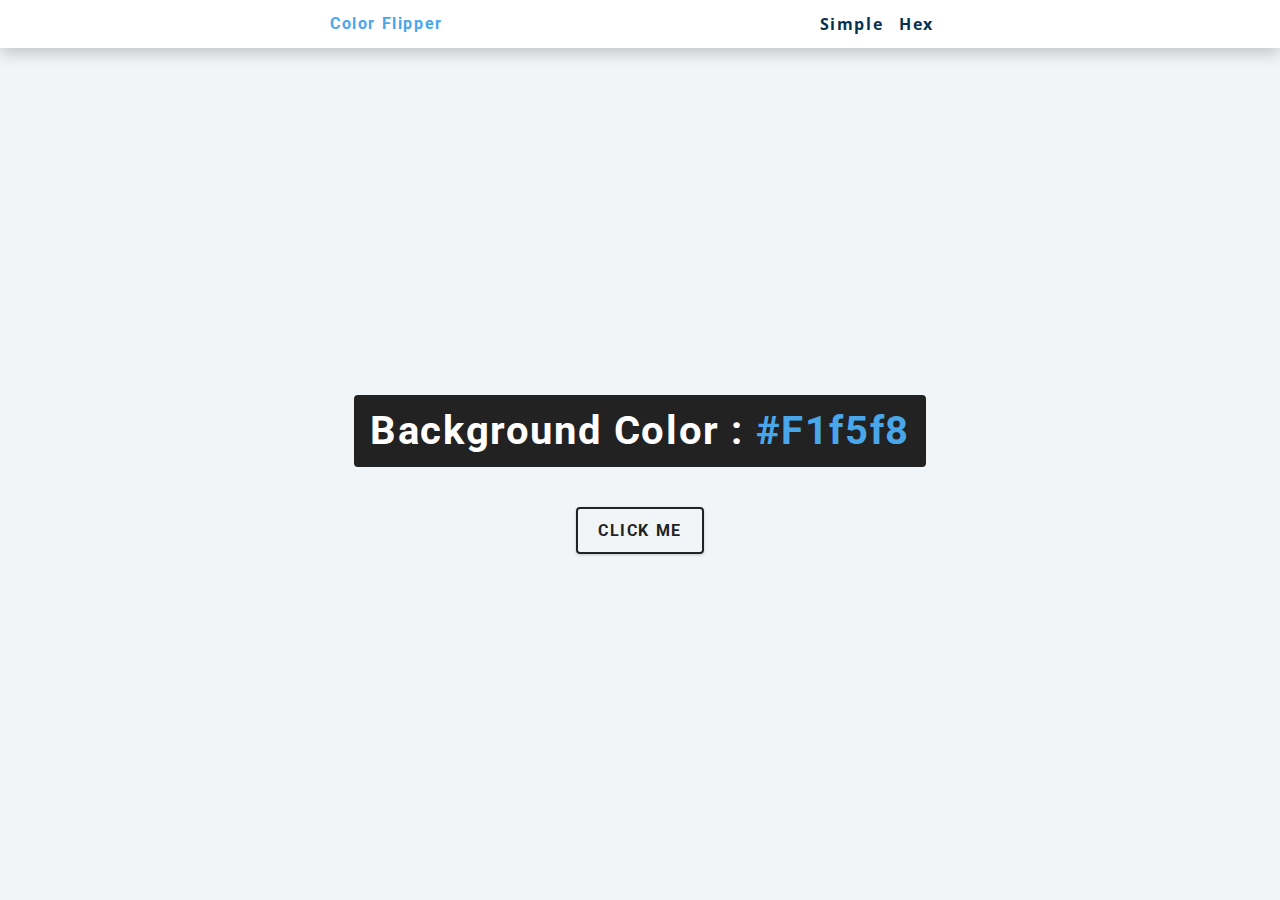
<file: javascript-basic-projects/01-color-flipper/final/index.html>
<!DOCTYPE html>
<html lang="en">
  <head>
    <meta charset="UTF-8" />
    <meta name="viewport" content="width=device-width, initial-scale=1.0" />
    <title>Color Flipper || Simple</title>

    <!-- styles -->
    <link rel="stylesheet" href="styles.css" />
  </head>
  <body>
    <nav>
      <div class="nav-center">
        <h4>color flipper</h4>
        <ul class="nav-links">
          <li><a href="index.html">simple</a></li>
          <li><a href="hex.html">hex</a></li>
        </ul>
      </div>
    </nav>
    <main>
      <div class="container">
        <h2>background color : <span class="color">#f1f5f8</span></h2>
        <button class="btn btn-hero" id="btn">click me</button>
      </div>
    </main>
    <!-- javascript -->
    <script src="app.js"></script>
  </body>
</html>
</file>
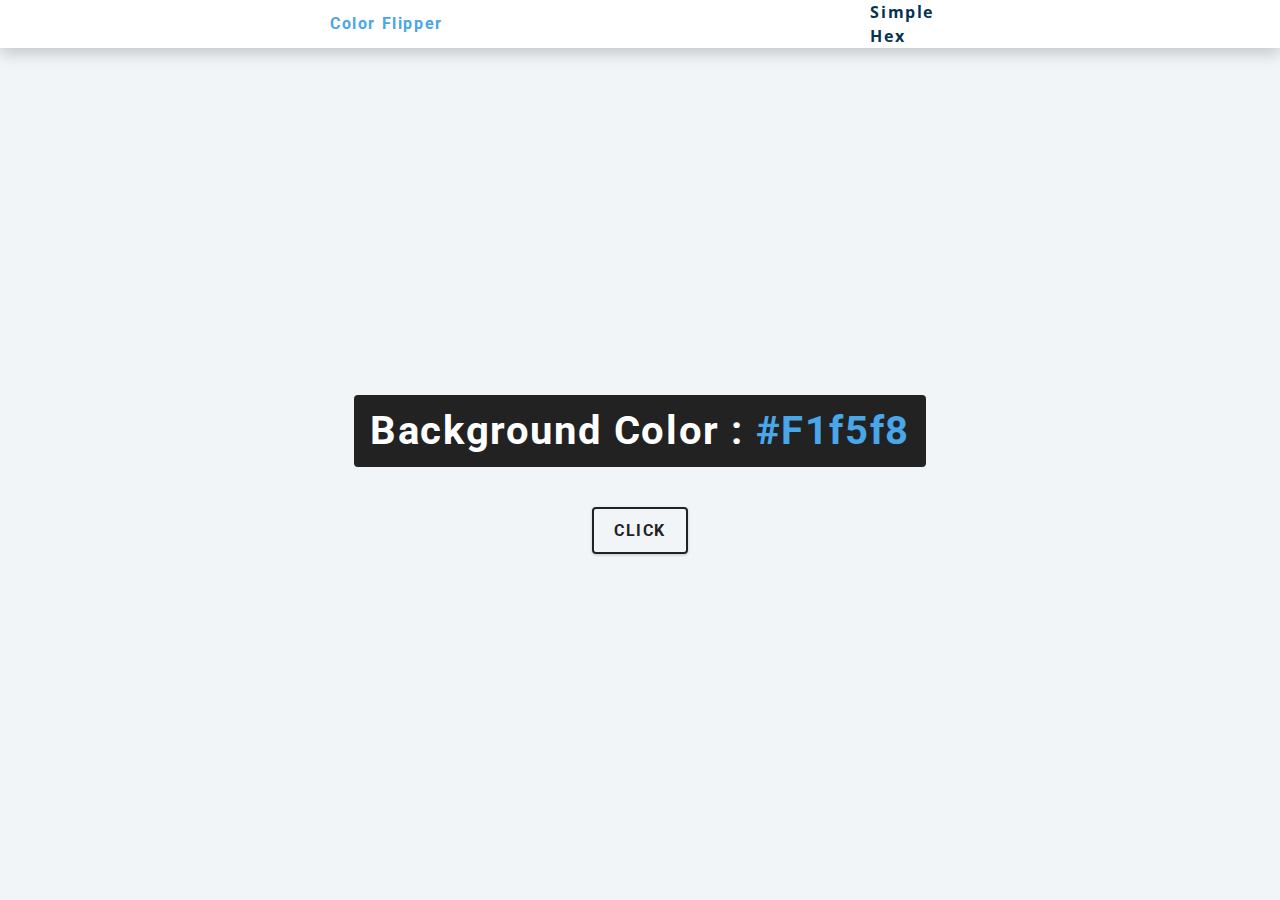
<file: javascript-basic-projects/01-color-flipper/setup/index.html>
<!DOCTYPE html>
<html lang="en">
  <head>
    <meta charset="UTF-8" />
    <meta name="viewport" content="width=device-width, initial-scale=1.0" />
    <title>Color Flipper || Simple</title>

    <!-- styles -->
    <link rel="stylesheet" href="styles.css" />
  </head>
  <body>
    <nav>
      <div class="nav-center">

        <h4>color flipper</h4>
        <ul class="nav-link">
          <li><a href="index.html">Simple</a></li>
          <li><a href="hex.html">hex</a></li>
        </ul>
      </div>
    </nav>
    <main>
      <div class="container">
        <h2>
          background Color : <span class="color">#f1f5f8</span>
        </h2>
        <button class="btn btn-hero" id="btn">click</button>
      </div>
    </main>
    <!-- javascript -->
    <script src="app.js"></script>
  </body>
</html>
</file>
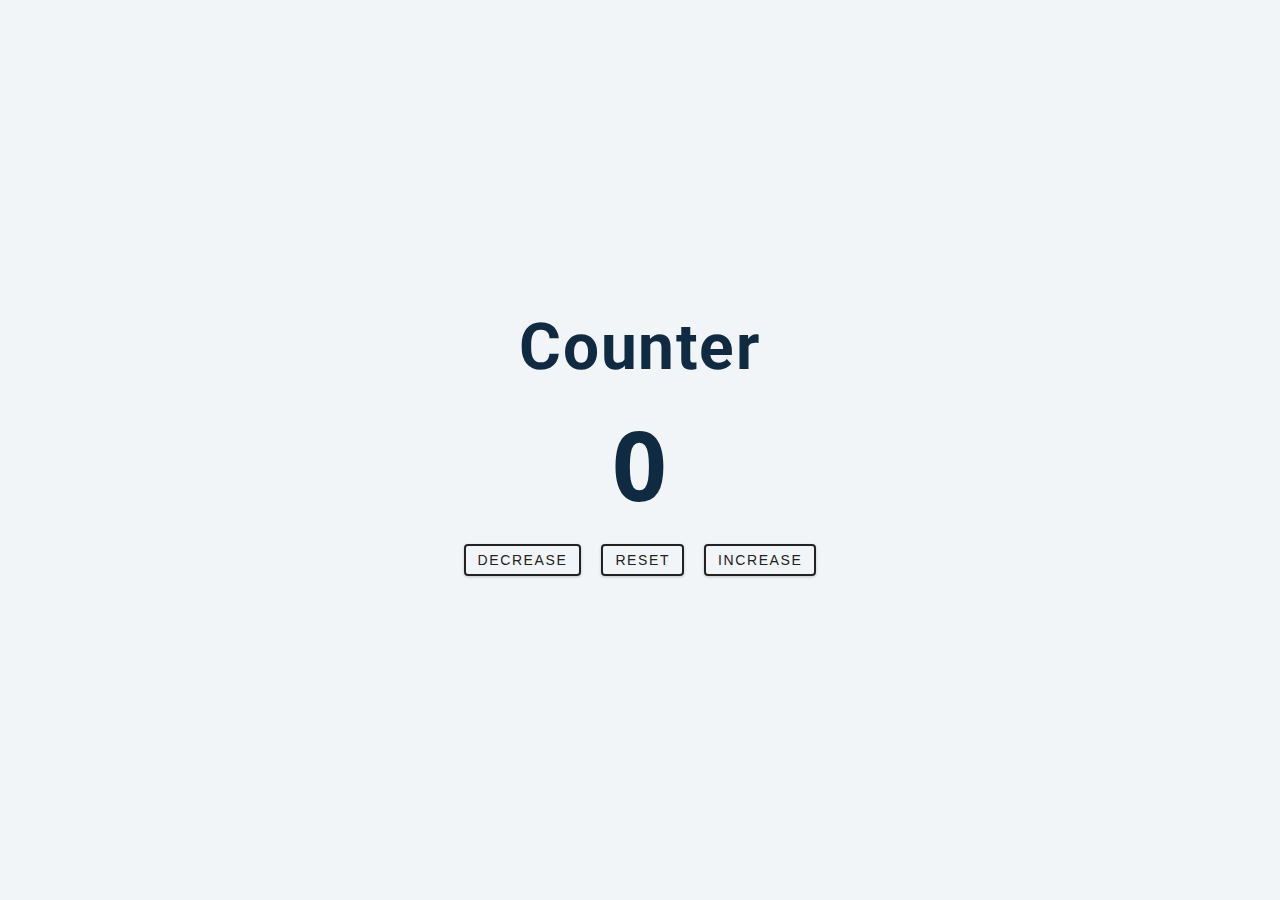
<file: javascript-basic-projects/02-counter/final/index.html>
<!DOCTYPE html>
<html lang="en">
  <head>
    <meta charset="UTF-8" />
    <meta name="viewport" content="width=device-width, initial-scale=1.0" />
    <title>Counter</title>

    <!-- styles -->
    <link rel="stylesheet" href="styles.css" />
  </head>
  <body>
    <main>
      <div class="container">
        <h1>counter</h1>
        <span id="value">0</span>
        <div class="button-container">
          <button class="btn decrease">decrease</button>
          <button class="btn reset">reset</button>
          <button class="btn increase">increase</button>
        </div>
      </div>
    </main>
    <!-- javascript -->
    <script src="app.js"></script>
  </body>
</html>
</file>
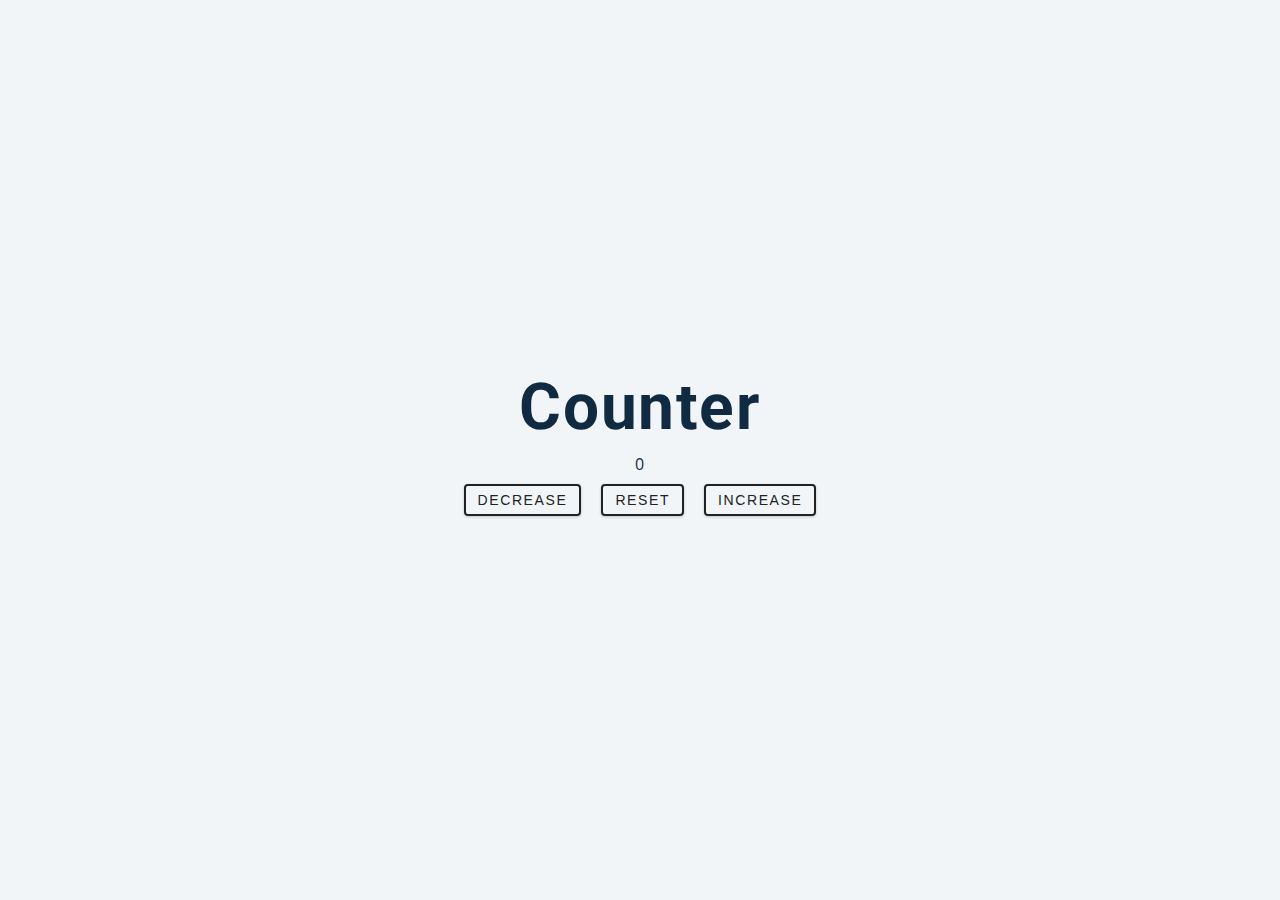
<file: javascript-basic-projects/02-counter/setup/index.html>
<!DOCTYPE html>
<html lang="en">
  <head>
    <meta charset="UTF-8" />
    <meta name="viewport" content="width=device-width, initial-scale=1.0" />
    <title>Counter</title>

    <!-- styles -->
    <link rel="stylesheet" href="styles.css" />
  </head>
  <body>
    <main>
      <div class="container">
        <h1>counter</h1>
        <span class="value">0</span>
        <div class="button-container">
          <button class="btn decrease">decrease</button>
          <button class="btn reset">Reset</button>
          <button class="btn increase">increase</button>
        </div>
      </div>
    </main>
    <!-- javascript -->
    <script src="app.js"></script>
  </body>
</html>
</file>
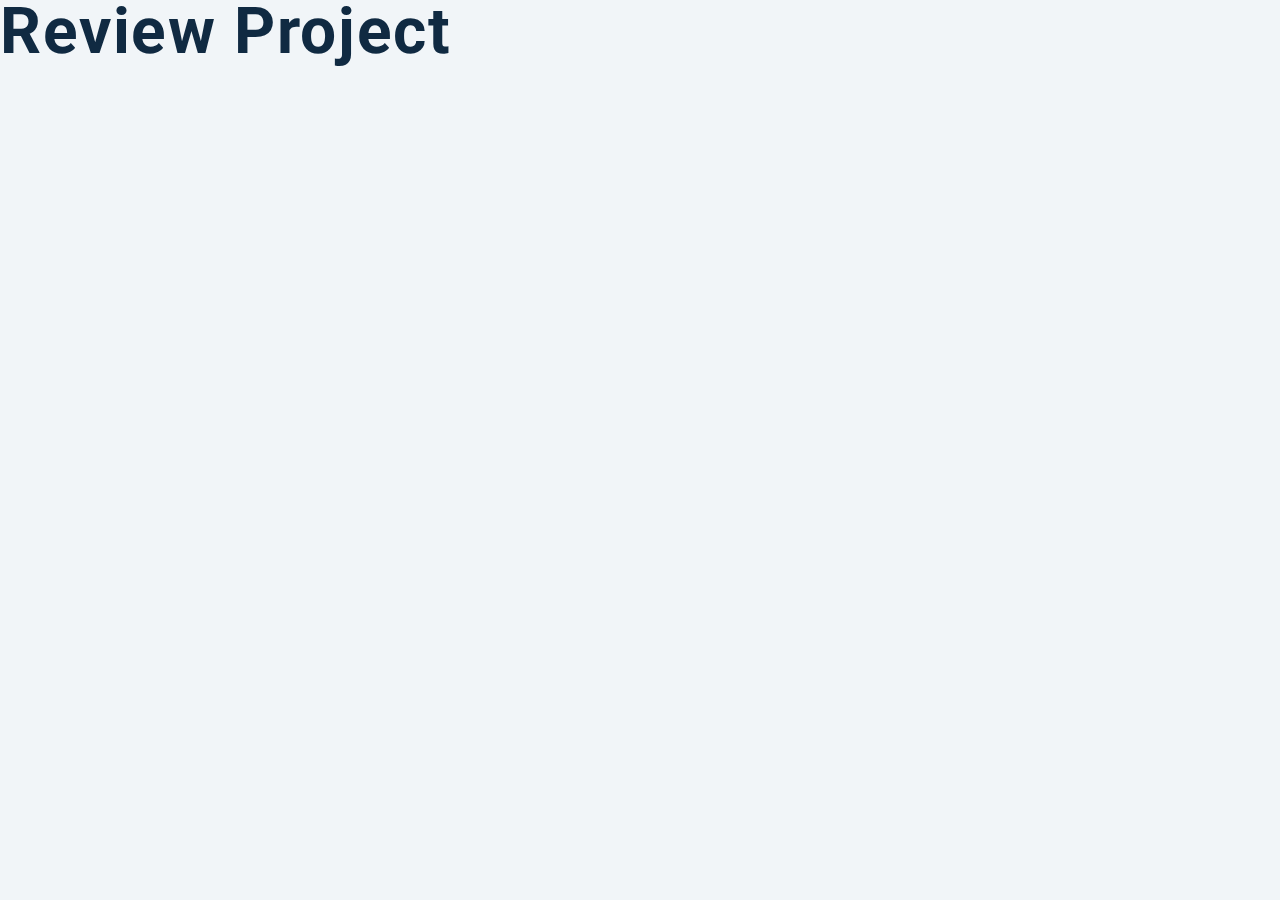
<file: javascript-basic-projects/03-reviews/setup/index.html>
<!DOCTYPE html>
<html lang="en">
  <head>
    <meta charset="UTF-8" />
    <meta name="viewport" content="width=device-width, initial-scale=1.0" />
    <title>Starter</title>
    <!-- font-awesome -->
    <link
      rel="stylesheet"
      href="https://cdnjs.cloudflare.com/ajax/libs/font-awesome/5.14.0/css/all.min.css"
    />

    <!-- styles -->
    <link rel="stylesheet" href="styles.css" />
  </head>
  <body>
    <h1>review project</h1>
    <!-- javascript -->
    <script src="app.js"></script>
  </body>
</html>
</file>
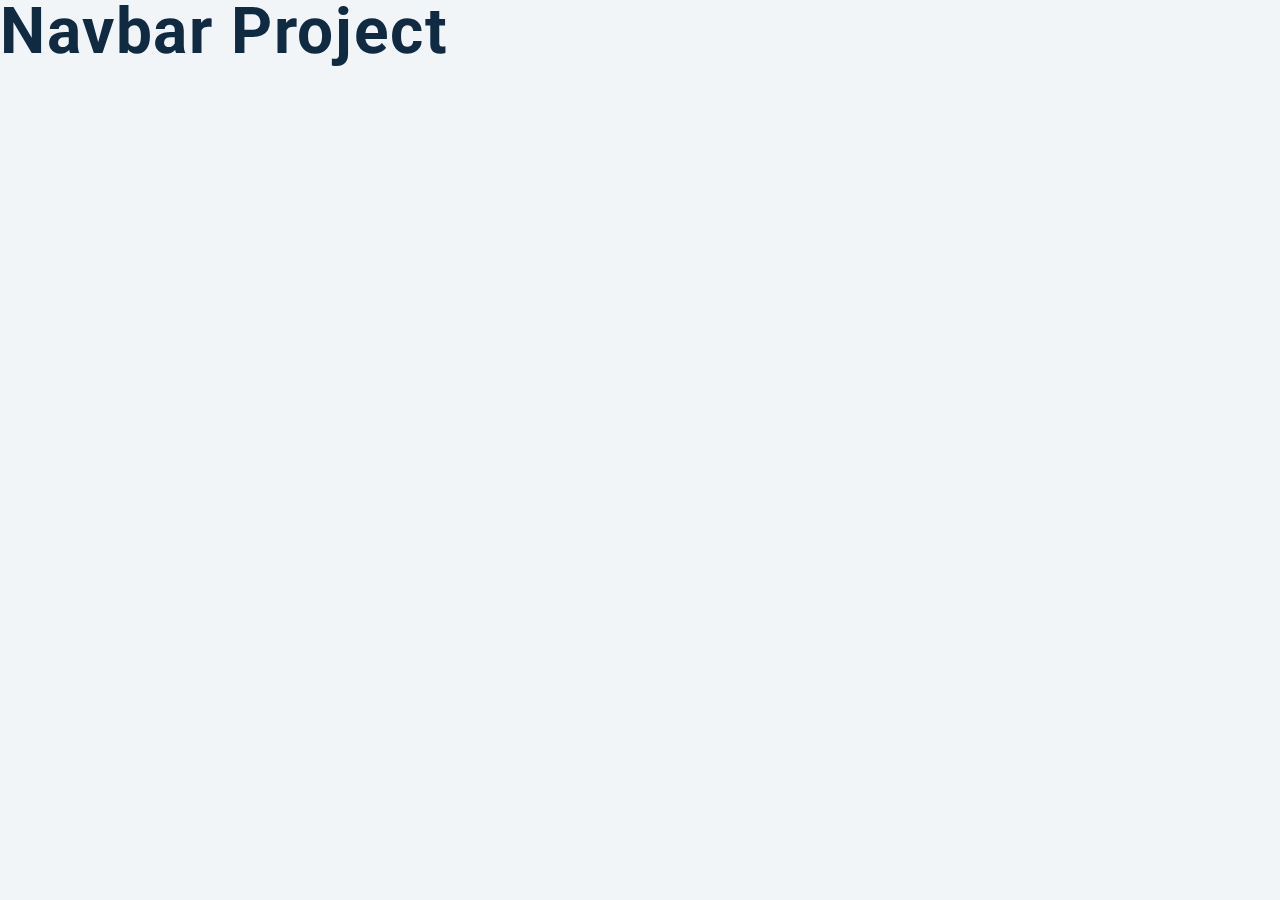
<file: javascript-basic-projects/04-navbar/setup/index.html>
<!DOCTYPE html>
<html lang="en">
  <head>
    <meta charset="UTF-8" />
    <meta name="viewport" content="width=device-width, initial-scale=1.0" />
    <title>Navbar</title>
    <!-- font-awesome -->
    <link
      rel="stylesheet"
      href="https://cdnjs.cloudflare.com/ajax/libs/font-awesome/5.14.0/css/all.min.css"
    />

    <!-- styles -->
    <link rel="stylesheet" href="styles.css" />
  </head>
  <body>
    <h1>navbar project</h1>
    <!-- javascript -->
    <script src="app.js"></script>
  </body>
</html>
</file>
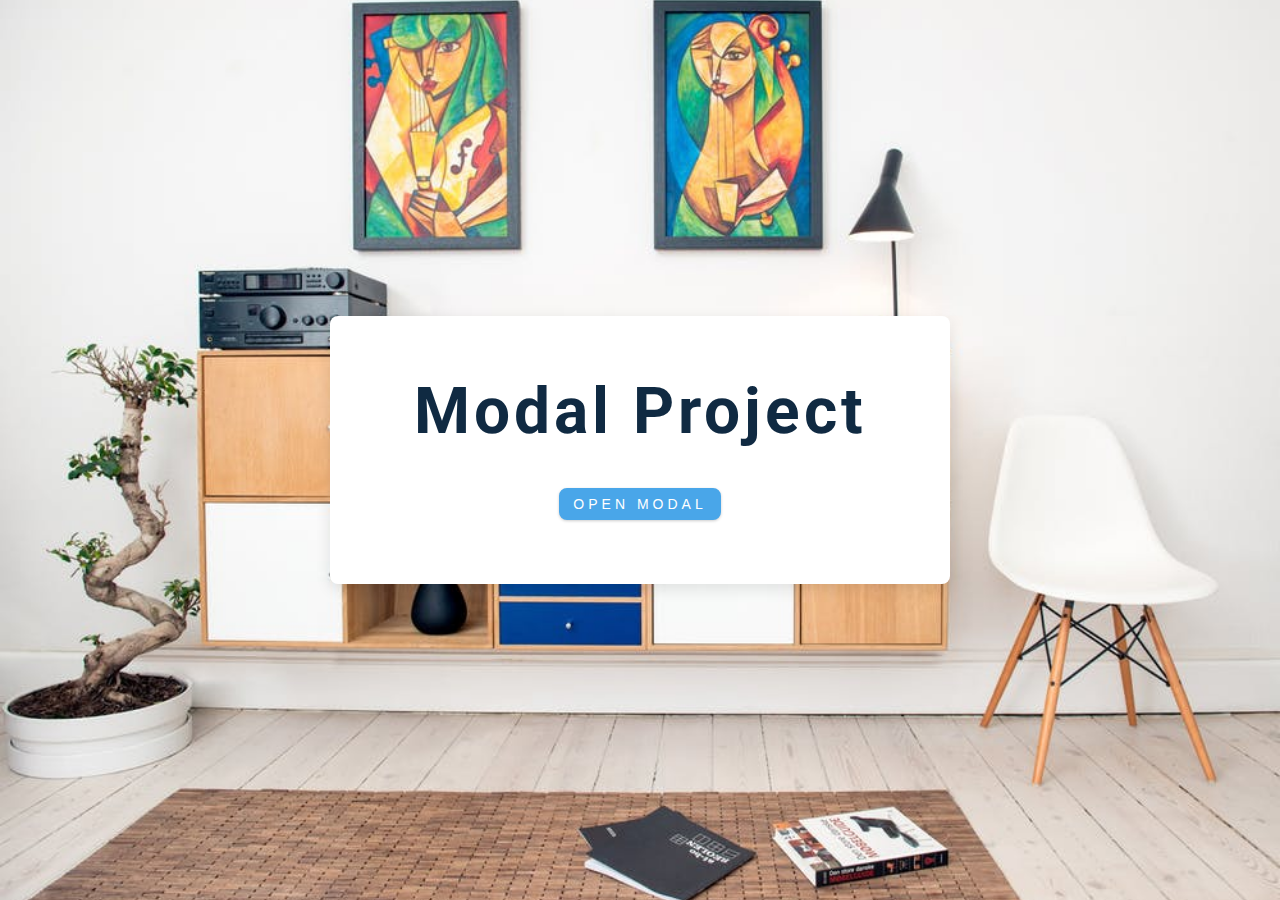
<file: javascript-basic-projects/06-modal/final/index.html>
<!DOCTYPE html>
<html lang="en">
  <head>
    <meta charset="UTF-8" />
    <meta name="viewport" content="width=device-width, initial-scale=1.0" />
    <title>Modal</title>
    <!-- font-awesome -->
    <link
      rel="stylesheet"
      href="https://cdnjs.cloudflare.com/ajax/libs/font-awesome/5.14.0/css/all.min.css"
    />
    <!-- styles -->
    <link rel="stylesheet" href="styles.css" />
  </head>
  <body>
    <!-- hero -->
    <header class="hero">
      <div class="banner">
        <h1>modal project</h1>
        <button class="btn modal-btn">
          open modal
        </button>
      </div>
    </header>
    <!-- modal -->
    <div class="modal-overlay">
      <div class="modal-container">
        <h3>modal content</h3>
        <button class="close-btn"><i class="fas fa-times"></i></button>
      </div>
    </div>
    <!-- javascript -->
    <script src="app.js"></script>
  </body>
</html>
</file>
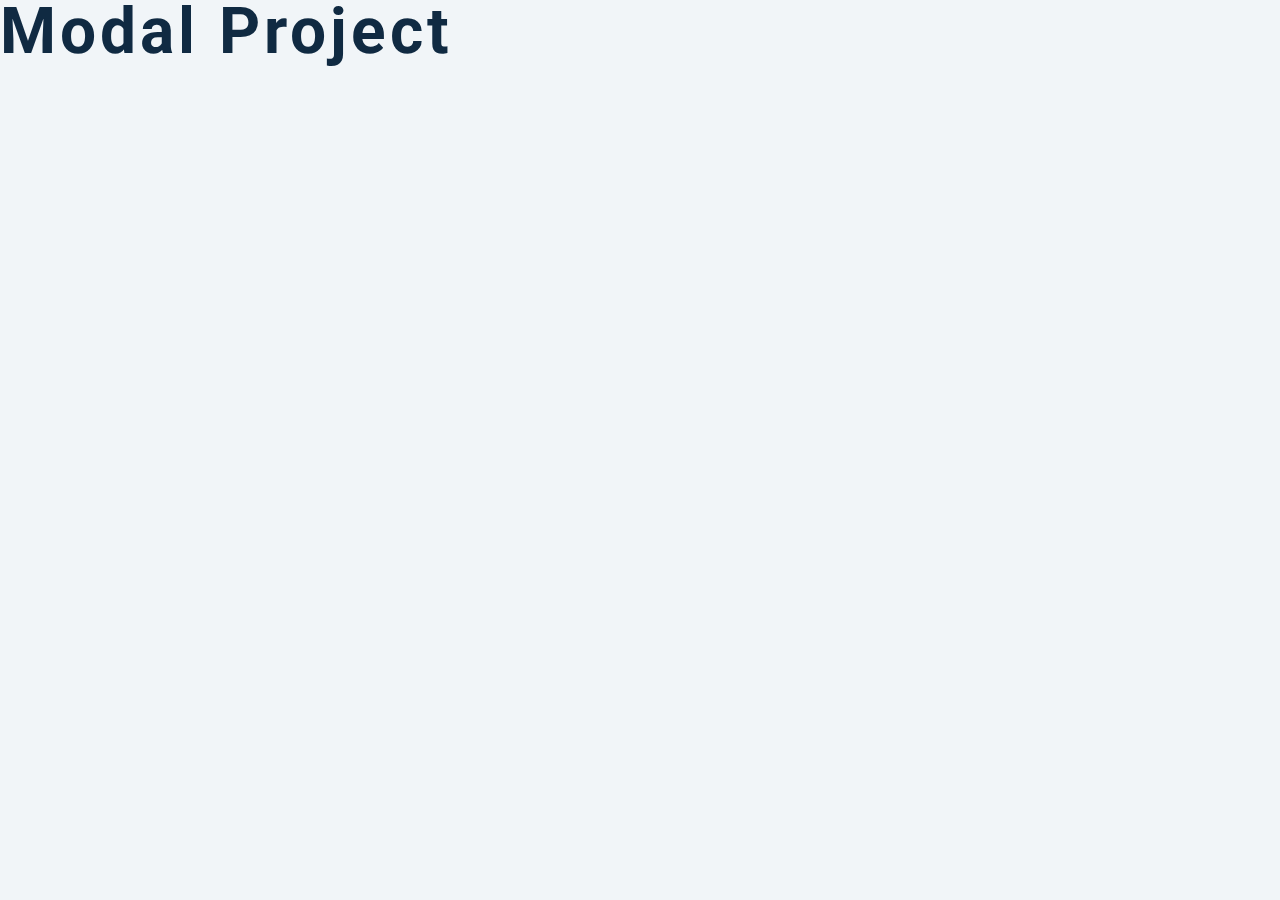
<file: javascript-basic-projects/06-modal/setup/index.html>
<!DOCTYPE html>
<html lang="en">
  <head>
    <meta charset="UTF-8" />
    <meta name="viewport" content="width=device-width, initial-scale=1.0" />
    <title>Modal</title>
    <!-- font-awesome -->
    <link
      rel="stylesheet"
      href="https://cdnjs.cloudflare.com/ajax/libs/font-awesome/5.14.0/css/all.min.css"
    />
    <!-- styles -->
    <link rel="stylesheet" href="styles.css" />
  </head>
  <body>
    <h1>modal project</h1>
    <!-- javascript -->
    <script src="app.js"></script>
  </body>
</html>
</file>
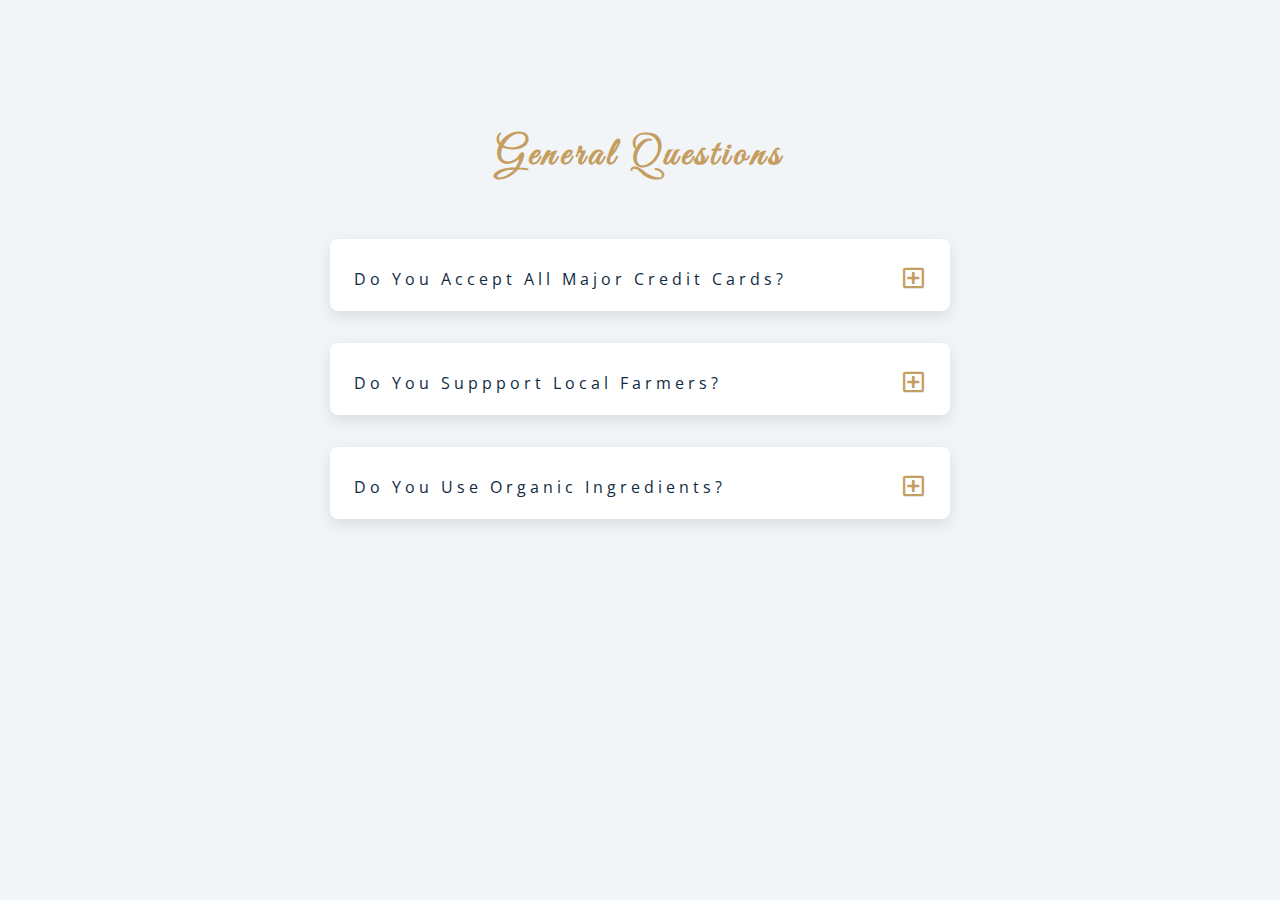
<file: javascript-basic-projects/07-questions/final/index.html>
<!DOCTYPE html>
<html lang="en">
  <head>
    <meta charset="UTF-8" />
    <meta name="viewport" content="width=device-width, initial-scale=1.0" />
    <title>Q & A</title>
    <!-- font-awesome -->
    <link rel="stylesheet" href="https://cdnjs.cloudflare.com/ajax/libs/font-awesome/5.14.0/css/all.min.css" />
    <!-- extra fonts -->
    <link
      href="https://fonts.googleapis.com/css?family=Great+Vibes&display=swap"
      rel="stylesheet"
    />
    <!-- styles -->
    <link rel="stylesheet" href="styles.css" />
  </head>
  <body>
      <section class="questions">
        <!-- title -->
        <div class="title">
          <h2>general questions</h2>
        </div>
        <!-- questions -->
        <div class="section-center">
          <!-- single question -->
          <article class="question">
            <!-- question title -->
            <div class="question-title">
              <p>do you accept all major credit cards?</p>
              <button type="button" class="question-btn">
                <span class="plus-icon">
                  <i class="far fa-plus-square"></i>
                </span>
                <span class="minus-icon">
                  <i class="far fa-minus-square"></i>
                </span>
              </button>
            </div>
            <!-- question text -->
            <div class="question-text">
              <p>
                Lorem ipsum dolor sit amet, consectetur adipisicing elit. Est
                dolore illo dolores quia nemo doloribus quaerat, magni numquam
                repellat reprehenderit.
              </p>
            </div>
          </article>
          <!-- end of single question -->
          <!-- single question -->
          <article class="question">
            <!-- question title -->
            <div class="question-title">
              <p>do you suppport local farmers?</p>
              <button type="button" class="question-btn">
                <span class="plus-icon">
                  <i class="far fa-plus-square"></i>
                </span>
                <span class="minus-icon">
                  <i class="far fa-minus-square"></i>
                </span>
              </button>
            </div>
            <!-- question text -->
            <div class="question-text">
              <p>
                Lorem ipsum dolor sit amet, consectetur adipisicing elit. Est
                dolore illo dolores quia nemo doloribus quaerat, magni numquam
                repellat reprehenderit.
              </p>
            </div>
          </article>
          <!-- end of single question -->
          <!-- single question -->
          <article class="question">
            <!-- question title -->
            <div class="question-title">
              <p>do you use organic ingredients?</p>
              <!-- button -->
              <button type="button" class="question-btn">
                <span class="plus-icon">
                  <i class="far fa-plus-square"></i>
                </span>
                <span class="minus-icon">
                  <i class="far fa-minus-square"></i>
                </span>
              </button>
            </div>
            <!-- question text -->
            <div class="question-text">
              <p>
                Lorem ipsum dolor sit amet, consectetur adipisicing elit. Est
                dolore illo dolores quia nemo doloribus quaerat, magni numquam
                repellat reprehenderit.
              </p>
            </div>
          </article>
          <!-- end of single question -->
      </section>
    </main>
    <!-- javascript -->
    <script src="app.js"></script>
  </body>
</html>
</file>
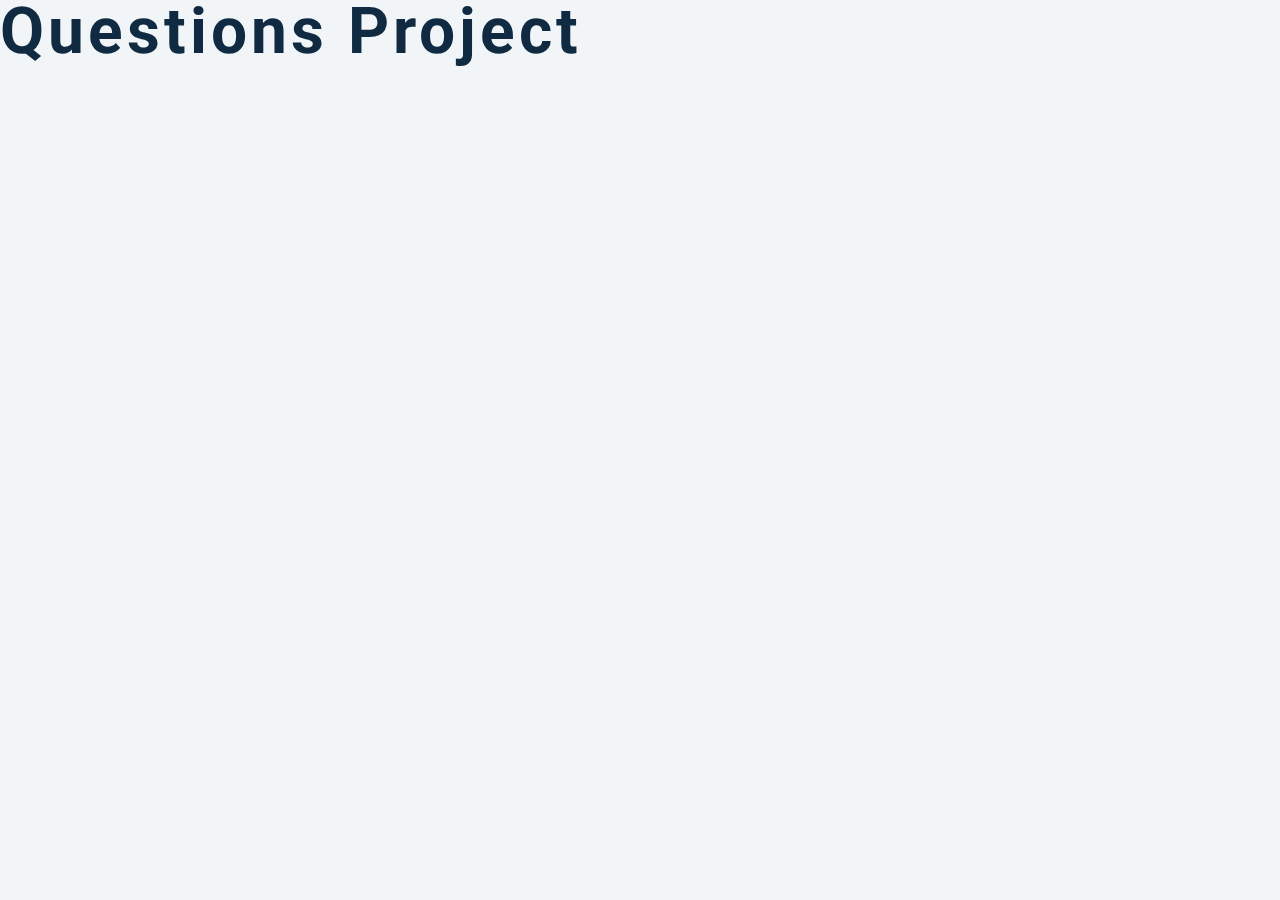
<file: javascript-basic-projects/07-questions/setup/index.html>
<!DOCTYPE html>
<html lang="en">
  <head>
    <meta charset="UTF-8" />
    <meta name="viewport" content="width=device-width, initial-scale=1.0" />
    <title>Q & A</title>
    <!-- font-awesome -->
    <link
      rel="stylesheet"
      href="https://cdnjs.cloudflare.com/ajax/libs/font-awesome/5.14.0/css/all.min.css"
    />
    <!-- extra fonts -->
    <link
      href="https://fonts.googleapis.com/css?family=Great+Vibes&display=swap"
      rel="stylesheet"
    />
    <!-- styles -->
    <link rel="stylesheet" href="styles.css" />
  </head>
  <body>
    <h1>questions project</h1>
    <!-- javascript -->
    <script src="app.js"></script>
  </body>
</html>
</file>
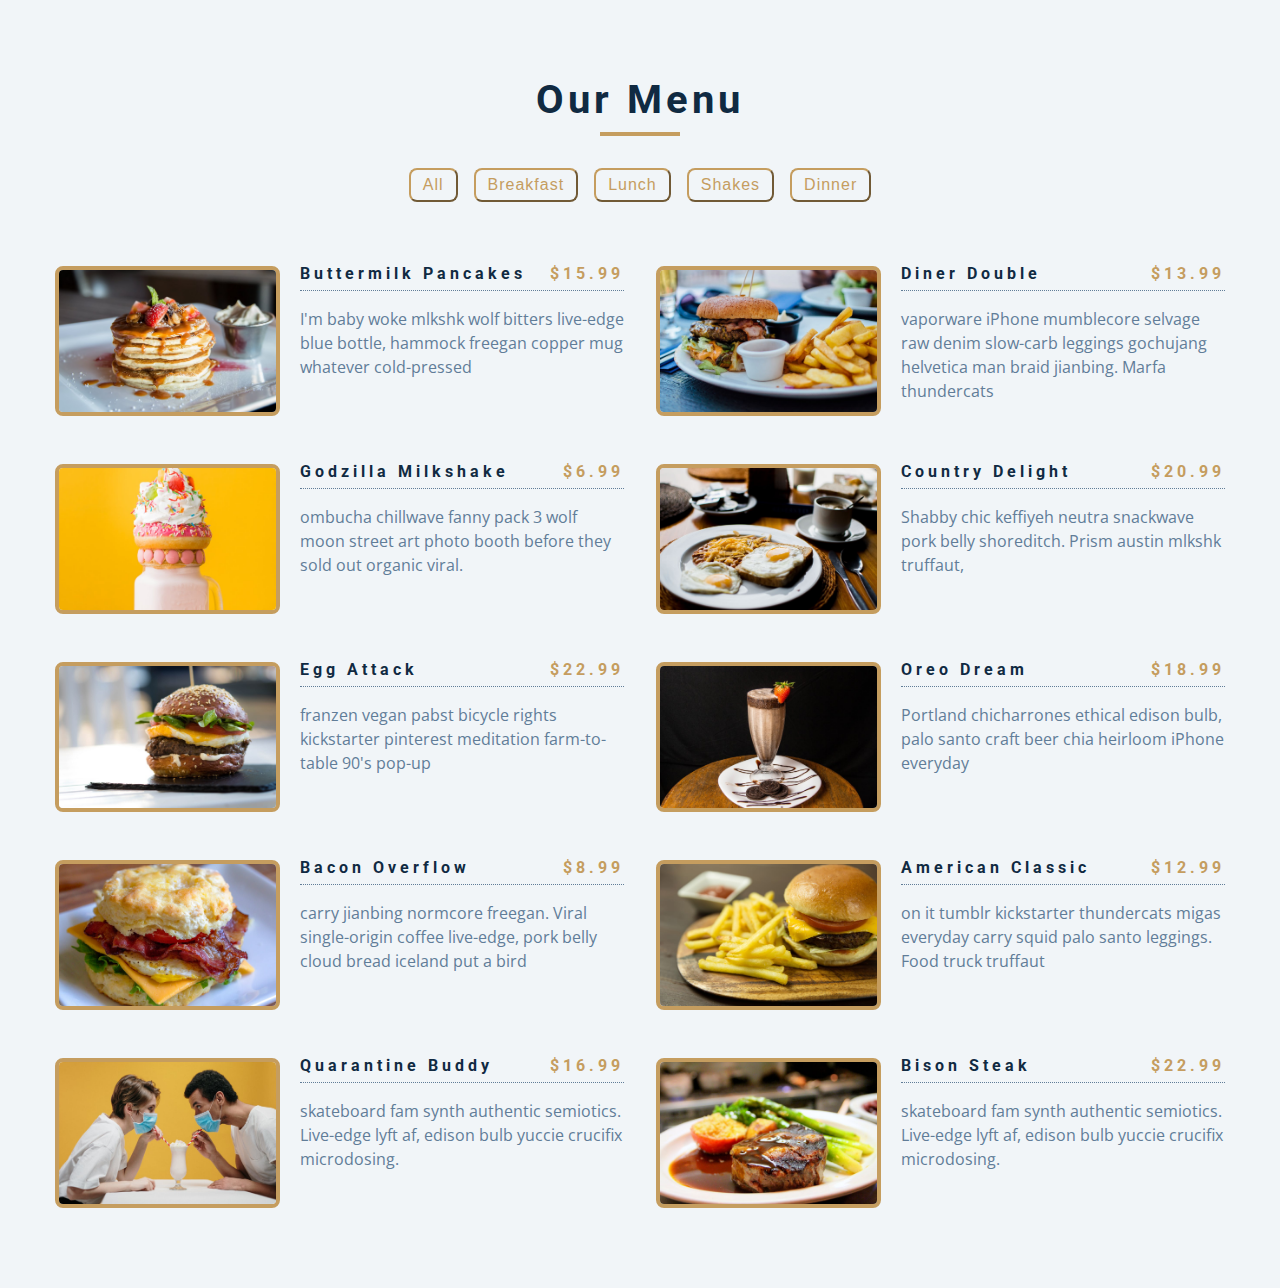
<file: javascript-basic-projects/08-menu/final/index.html>
<!DOCTYPE html>
<html lang="en">
  <head>
    <meta charset="UTF-8" />
    <meta name="viewport" content="width=device-width, initial-scale=1.0" />
    <title>Menu</title>
    <!-- font-awesome -->
    <link
      rel="stylesheet"
      href="https://cdnjs.cloudflare.com/ajax/libs/font-awesome/5.14.0/css/all.min.css"
    />
    <!-- styles -->
    <link rel="stylesheet" href="styles.css" />
  </head>
  <body>
    <section class="menu">
      <!-- title -->
      <div class="title">
        <h2>our menu</h2>
        <div class="underline"></div>
      </div>
      <!-- filter buttons -->
      <div class="btn-container">
        <!-- <button type="button" class="filter-btn" data-id="all">all</button>
        <button type="button" class="filter-btn" data-id="breakfast">
          breakfast
        </button>
        <button type="button" class="filter-btn" data-id="lunch">lunch</button>
        <button type="button" class="filter-btn" data-id="shakes">
          shakes
        </button> -->
      </div>
      <!-- menu items -->
      <div class="section-center">
        <!-- single item -->
        <article class="menu-item">
          <img src="./menu-item.jpeg" alt="menu item" class="photo" />
          <div class="item-info">
            <header>
              <h4>buttermilk pancakes</h4>
              <h4 class="price">$15</h4>
            </header>
            <p class="item-text">
              Lorem ipsum dolor sit amet consectetur adipisicing elit.
              Repudiandae, sint quam. Et reprehenderit fugiat nesciunt inventore
              laboriosam excepturi! Quo, officia.
            </p>
          </div>
        </article>
        <!-- end of single item -->
        <!-- single item -->
        <article class="menu-item">
          <img src="./menu-item.jpeg" alt="menu item" class="photo" />
          <div class="item-info">
            <header>
              <h4>buttermilk pancakes</h4>
              <h4 class="price">$15</h4>
            </header>
            <p class="item-text">
              Lorem ipsum dolor sit amet consectetur adipisicing elit.
              Repudiandae, sint quam. Et reprehenderit fugiat nesciunt inventore
              laboriosam excepturi! Quo, officia.
            </p>
          </div>
        </article>
        <!-- end of single item -->
        <!-- single item -->
        <article class="menu-item">
          <img src="./menu-item.jpeg" alt="menu item" class="photo" />
          <div class="item-info">
            <header>
              <h4>buttermilk pancakes</h4>
              <h4 class="price">$15</h4>
            </header>
            <p class="item-text">
              Lorem ipsum dolor sit amet consectetur adipisicing elit.
              Repudiandae, sint quam. Et reprehenderit fugiat nesciunt inventore
              laboriosam excepturi! Quo, officia.
            </p>
          </div>
        </article>
        <!-- end of single item -->
      </div>
    </section>
    <!-- javascript -->
    <script src="app.js"></script>
  </body>
</html>
</file>
<file: javascript-basic-projects/01-color-flipper/final/styles.css>
/*
=============== 
Fonts
===============
*/
@import url("https://fonts.googleapis.com/css?family=Open+Sans|Roboto:400,700&display=swap");

/*
=============== 
Variables
===============
*/

:root {
  /* dark shades of primary color*/
  --clr-primary-1: hsl(205, 86%, 17%);
  --clr-primary-2: hsl(205, 77%, 27%);
  --clr-primary-3: hsl(205, 72%, 37%);
  --clr-primary-4: hsl(205, 63%, 48%);
  /* primary/main color */
  --clr-primary-5: hsl(205, 78%, 60%);
  /* lighter shades of primary color */
  --clr-primary-6: hsl(205, 89%, 70%);
  --clr-primary-7: hsl(205, 90%, 76%);
  --clr-primary-8: hsl(205, 86%, 81%);
  --clr-primary-9: hsl(205, 90%, 88%);
  --clr-primary-10: hsl(205, 100%, 96%);
  /* darkest grey - used for headings */
  --clr-grey-1: hsl(209, 61%, 16%);
  --clr-grey-2: hsl(211, 39%, 23%);
  --clr-grey-3: hsl(209, 34%, 30%);
  --clr-grey-4: hsl(209, 28%, 39%);
  /* grey used for paragraphs */
  --clr-grey-5: hsl(210, 22%, 49%);
  --clr-grey-6: hsl(209, 23%, 60%);
  --clr-grey-7: hsl(211, 27%, 70%);
  --clr-grey-8: hsl(210, 31%, 80%);
  --clr-grey-9: hsl(212, 33%, 89%);
  --clr-grey-10: hsl(210, 36%, 96%);
  --clr-white: #fff;
  --clr-red-dark: hsl(360, 67%, 44%);
  --clr-red-light: hsl(360, 71%, 66%);
  --clr-green-dark: hsl(125, 67%, 44%);
  --clr-green-light: hsl(125, 71%, 66%);
  --clr-black: #222;
  --ff-primary: "Roboto", sans-serif;
  --ff-secondary: "Open Sans", sans-serif;
  --transition: all 0.3s linear;
  --spacing: 0.1rem;
  --radius: 0.25rem;
  --light-shadow: 0 5px 15px rgba(0, 0, 0, 0.1);
  --dark-shadow: 0 5px 15px rgba(0, 0, 0, 0.2);
  --max-width: 1170px;
  --fixed-width: 620px;
}
/*
=============== 
Global Styles
===============
*/

*,
::after,
::before {
  margin: 0;
  padding: 0;
  box-sizing: border-box;
}
body {
  font-family: var(--ff-secondary);
  background: var(--clr-grey-10);
  color: var(--clr-grey-1);
  line-height: 1.5;
  font-size: 0.875rem;
}
ul {
  list-style-type: none;
}
a {
  text-decoration: none;
}
h1,
h2,
h3,
h4 {
  letter-spacing: var(--spacing);
  text-transform: capitalize;
  line-height: 1.25;
  margin-bottom: 0.75rem;
  font-family: var(--ff-primary);
}
h1 {
  font-size: 3rem;
}
h2 {
  font-size: 2rem;
}
h3 {
  font-size: 1.25rem;
}
h4 {
  font-size: 0.875rem;
}
p {
  margin-bottom: 1.25rem;
  color: var(--clr-grey-5);
}
@media screen and (min-width: 800px) {
  h1 {
    font-size: 4rem;
  }
  h2 {
    font-size: 2.5rem;
  }
  h3 {
    font-size: 1.75rem;
  }
  h4 {
    font-size: 1rem;
  }
  body {
    font-size: 1rem;
  }
  h1,
  h2,
  h3,
  h4 {
    line-height: 1;
  }
}
/*  global classes */

/* section */
.section {
  padding: 5rem 0;
}

.section-center {
  width: 90vw;
  margin: 0 auto;
  max-width: 1170px;
}
@media screen and (min-width: 992px) {
  .section-center {
    width: 95vw;
  }
}
main {
  min-height: 100vh;
  display: grid;
  place-items: center;
}

/*
=============== 
Nav
===============
*/
nav {
  background: var(--clr-white);
  height: 3rem;
  display: grid;
  align-items: center;
  box-shadow: var(--dark-shadow);
}
.nav-center {
  width: 90vw;
  max-width: var(--fixed-width);
  margin: 0 auto;
  display: flex;
  align-items: center;
  justify-content: space-between;
}
.nav-center h4 {
  margin-bottom: 0;
  color: var(--clr-primary-5);
}
.nav-links {
  display: flex;
}
nav a {
  text-transform: capitalize;
  font-weight: 700;
  font-size: 1rem;
  color: var(--clr-primary-1);
  letter-spacing: var(--spacing);
  margin-right: 1rem;
}
nav a:hover {
  color: var(--clr-primary-5);
}
/*
=============== 
Container
===============
*/
main {
  min-height: calc(100vh - 3rem);
  display: grid;
  place-items: center;
}
.container {
  text-align: center;
}
.container h2 {
  background: var(--clr-black);
  color: var(--clr-white);
  padding: 1rem;
  border-radius: var(--radius);
  margin-bottom: 2.5rem;
}
.color {
  color: var(--clr-primary-5);
}
.btn-hero {
  font-family: var(--ff-primary);
  text-transform: uppercase;
  background: transparent;
  color: var(--clr-black);
  letter-spacing: var(--spacing);
  display: inline-block;
  font-weight: 700;
  transition: var(--transition);
  border: 2px solid var(--clr-black);
  cursor: pointer;
  box-shadow: 0 1px 3px rgba(0, 0, 0, 0.2);
  border-radius: var(--radius);
  font-size: 1rem;
  padding: 0.75rem 1.25rem;
}
.btn-hero:hover {
  color: var(--clr-white);
  background: var(--clr-black);
}
</file>
<file: javascript-basic-projects/01-color-flipper/setup/styles.css>
/*
=============== 
Fonts
===============
*/
@import url("https://fonts.googleapis.com/css?family=Open+Sans|Roboto:400,700&display=swap");

/*
=============== 
Variables
===============
*/

:root {
  /* dark shades of primary color*/
  --clr-primary-1: hsl(205, 86%, 17%);
  --clr-primary-2: hsl(205, 77%, 27%);
  --clr-primary-3: hsl(205, 72%, 37%);
  --clr-primary-4: hsl(205, 63%, 48%);
  /* primary/main color */
  --clr-primary-5: hsl(205, 78%, 60%);
  /* lighter shades of primary color */
  --clr-primary-6: hsl(205, 89%, 70%);
  --clr-primary-7: hsl(205, 90%, 76%);
  --clr-primary-8: hsl(205, 86%, 81%);
  --clr-primary-9: hsl(205, 90%, 88%);
  --clr-primary-10: hsl(205, 100%, 96%);
  /* darkest grey - used for headings */
  --clr-grey-1: hsl(209, 61%, 16%);
  --clr-grey-2: hsl(211, 39%, 23%);
  --clr-grey-3: hsl(209, 34%, 30%);
  --clr-grey-4: hsl(209, 28%, 39%);
  /* grey used for paragraphs */
  --clr-grey-5: hsl(210, 22%, 49%);
  --clr-grey-6: hsl(209, 23%, 60%);
  --clr-grey-7: hsl(211, 27%, 70%);
  --clr-grey-8: hsl(210, 31%, 80%);
  --clr-grey-9: hsl(212, 33%, 89%);
  --clr-grey-10: hsl(210, 36%, 96%);
  --clr-white: #fff;
  --clr-red-dark: hsl(360, 67%, 44%);
  --clr-red-light: hsl(360, 71%, 66%);
  --clr-green-dark: hsl(125, 67%, 44%);
  --clr-green-light: hsl(125, 71%, 66%);
  --clr-black: #222;
  --ff-primary: "Roboto", sans-serif;
  --ff-secondary: "Open Sans", sans-serif;
  --transition: all 0.3s linear;
  --spacing: 0.1rem;
  --radius: 0.25rem;
  --light-shadow: 0 5px 15px rgba(0, 0, 0, 0.1);
  --dark-shadow: 0 5px 15px rgba(0, 0, 0, 0.2);
  --max-width: 1170px;
  --fixed-width: 620px;
}
/*
=============== 
Global Styles
===============
*/

*,
::after,
::before {
  margin: 0;
  padding: 0;
  box-sizing: border-box;
}
body {
  font-family: var(--ff-secondary);
  background: var(--clr-grey-10);
  color: var(--clr-grey-1);
  line-height: 1.5;
  font-size: 0.875rem;
}
ul {
  list-style-type: none;
}
a {
  text-decoration: none;
}
h1,
h2,
h3,
h4 {
  letter-spacing: var(--spacing);
  text-transform: capitalize;
  line-height: 1.25;
  margin-bottom: 0.75rem;
  font-family: var(--ff-primary);
}
h1 {
  font-size: 3rem;
}
h2 {
  font-size: 2rem;
}
h3 {
  font-size: 1.25rem;
}
h4 {
  font-size: 0.875rem;
}
p {
  margin-bottom: 1.25rem;
  color: var(--clr-grey-5);
}
@media screen and (min-width: 800px) {
  h1 {
    font-size: 4rem;
  }
  h2 {
    font-size: 2.5rem;
  }
  h3 {
    font-size: 1.75rem;
  }
  h4 {
    font-size: 1rem;
  }
  body {
    font-size: 1rem;
  }
  h1,
  h2,
  h3,
  h4 {
    line-height: 1;
  }
}
/*  global classes */

/* section */
.section {
  padding: 5rem 0;
}

.section-center {
  width: 90vw;
  margin: 0 auto;
  max-width: 1170px;
}
@media screen and (min-width: 992px) {
  .section-center {
    width: 95vw;
  }
}
main {
  min-height: 100vh;
  display: grid;
  place-items: center;
}

/*
=============== 
Nav
===============
*/
nav {
  background: var(--clr-white);
  height: 3rem;
  display: grid;
  align-items: center;
  box-shadow: var(--dark-shadow);
}
.nav-center {
  width: 90vw;
  max-width: var(--fixed-width);
  margin: 0 auto;
  display: flex;
  align-items: center;
  justify-content: space-between;
}
.nav-center h4 {
  margin-bottom: 0;
  color: var(--clr-primary-5);
}
.nav-links {
  display: flex;
}
nav a {
  text-transform: capitalize;
  font-weight: 700;
  font-size: 1rem;
  color: var(--clr-primary-1);
  letter-spacing: var(--spacing);
  margin-right: 1rem;
}
nav a:hover {
  color: var(--clr-primary-5);
}
/*
=============== 
Container
===============
*/
main {
  min-height: calc(100vh - 3rem);
  display: grid;
  place-items: center;
}
.container {
  text-align: center;
}
.container h2 {
  background: var(--clr-black);
  color: var(--clr-white);
  padding: 1rem;
  border-radius: var(--radius);
  margin-bottom: 2.5rem;
}
.color {
  color: var(--clr-primary-5);
}
.btn-hero {
  font-family: var(--ff-primary);
  text-transform: uppercase;
  background: transparent;
  color: var(--clr-black);
  letter-spacing: var(--spacing);
  display: inline-block;
  font-weight: 700;
  transition: var(--transition);
  border: 2px solid var(--clr-black);
  cursor: pointer;
  box-shadow: 0 1px 3px rgba(0, 0, 0, 0.2);
  border-radius: var(--radius);
  font-size: 1rem;
  padding: 0.75rem 1.25rem;
}
.btn-hero:hover {
  color: var(--clr-white);
  background: var(--clr-black);
}
</file>
<file: javascript-basic-projects/02-counter/final/styles.css>
/*
=============== 
Fonts
===============
*/
@import url("https://fonts.googleapis.com/css?family=Open+Sans|Roboto:400,700&display=swap");

/*
=============== 
Variables
===============
*/

:root {
  /* dark shades of primary color*/
  --clr-primary-1: hsl(205, 86%, 17%);
  --clr-primary-2: hsl(205, 77%, 27%);
  --clr-primary-3: hsl(205, 72%, 37%);
  --clr-primary-4: hsl(205, 63%, 48%);
  /* primary/main color */
  --clr-primary-5: hsl(205, 78%, 60%);
  /* lighter shades of primary color */
  --clr-primary-6: hsl(205, 89%, 70%);
  --clr-primary-7: hsl(205, 90%, 76%);
  --clr-primary-8: hsl(205, 86%, 81%);
  --clr-primary-9: hsl(205, 90%, 88%);
  --clr-primary-10: hsl(205, 100%, 96%);
  /* darkest grey - used for headings */
  --clr-grey-1: hsl(209, 61%, 16%);
  --clr-grey-2: hsl(211, 39%, 23%);
  --clr-grey-3: hsl(209, 34%, 30%);
  --clr-grey-4: hsl(209, 28%, 39%);
  /* grey used for paragraphs */
  --clr-grey-5: hsl(210, 22%, 49%);
  --clr-grey-6: hsl(209, 23%, 60%);
  --clr-grey-7: hsl(211, 27%, 70%);
  --clr-grey-8: hsl(210, 31%, 80%);
  --clr-grey-9: hsl(212, 33%, 89%);
  --clr-grey-10: hsl(210, 36%, 96%);
  --clr-white: #fff;
  --clr-red-dark: hsl(360, 67%, 44%);
  --clr-red-light: hsl(360, 71%, 66%);
  --clr-green-dark: hsl(125, 67%, 44%);
  --clr-green-light: hsl(125, 71%, 66%);
  --clr-black: #222;
  --ff-primary: "Roboto", sans-serif;
  --ff-secondary: "Open Sans", sans-serif;
  --transition: all 0.3s linear;
  --spacing: 0.1rem;
  --radius: 0.25rem;
  --light-shadow: 0 5px 15px rgba(0, 0, 0, 0.1);
  --dark-shadow: 0 5px 15px rgba(0, 0, 0, 0.2);
  --max-width: 1170px;
  --fixed-width: 620px;
}
/*
=============== 
Global Styles
===============
*/

*,
::after,
::before {
  margin: 0;
  padding: 0;
  box-sizing: border-box;
}
body {
  font-family: var(--ff-secondary);
  background: var(--clr-grey-10);
  color: var(--clr-grey-1);
  line-height: 1.5;
  font-size: 0.875rem;
}
ul {
  list-style-type: none;
}
a {
  text-decoration: none;
}
h1,
h2,
h3,
h4 {
  letter-spacing: var(--spacing);
  text-transform: capitalize;
  line-height: 1.25;
  margin-bottom: 0.75rem;
  font-family: var(--ff-primary);
}
h1 {
  font-size: 3rem;
}
h2 {
  font-size: 2rem;
}
h3 {
  font-size: 1.25rem;
}
h4 {
  font-size: 0.875rem;
}
p {
  margin-bottom: 1.25rem;
  color: var(--clr-grey-5);
}
@media screen and (min-width: 800px) {
  h1 {
    font-size: 4rem;
  }
  h2 {
    font-size: 2.5rem;
  }
  h3 {
    font-size: 1.75rem;
  }
  h4 {
    font-size: 1rem;
  }
  body {
    font-size: 1rem;
  }
  h1,
  h2,
  h3,
  h4 {
    line-height: 1;
  }
}
/*  global classes */

/* section */
.section {
  padding: 5rem 0;
}

.section-center {
  width: 90vw;
  margin: 0 auto;
  max-width: 1170px;
}
@media screen and (min-width: 992px) {
  .section-center {
    width: 95vw;
  }
}
main {
  min-height: 100vh;
  display: grid;
  place-items: center;
}

/*
=============== 
Counter
===============
*/

main {
  min-height: 100vh;
  display: grid;
  place-items: center;
}
.container {
  text-align: center;
}
#value {
  font-size: 6rem;
  font-weight: bold;
}
.btn {
  text-transform: uppercase;
  background: transparent;
  color: var(--clr-black);
  padding: 0.375rem 0.75rem;
  letter-spacing: var(--spacing);
  display: inline-block;
  transition: var(--transition);
  font-size: 0.875rem;
  border: 2px solid var(--clr-black);
  cursor: pointer;
  box-shadow: 0 1px 3px rgba(0, 0, 0, 0.2);
  border-radius: var(--radius);
  margin: 0.5rem;
}
.btn:hover {
  color: var(--clr-white);
  background: var(--clr-black);
}
</file>
<file: javascript-basic-projects/02-counter/setup/styles.css>
/*
=============== 
Fonts
===============
*/
@import url("https://fonts.googleapis.com/css?family=Open+Sans|Roboto:400,700&display=swap");

/*
=============== 
Variables
===============
*/

:root {
  /* dark shades of primary color*/
  --clr-primary-1: hsl(205, 86%, 17%);
  --clr-primary-2: hsl(205, 77%, 27%);
  --clr-primary-3: hsl(205, 72%, 37%);
  --clr-primary-4: hsl(205, 63%, 48%);
  /* primary/main color */
  --clr-primary-5: hsl(205, 78%, 60%);
  /* lighter shades of primary color */
  --clr-primary-6: hsl(205, 89%, 70%);
  --clr-primary-7: hsl(205, 90%, 76%);
  --clr-primary-8: hsl(205, 86%, 81%);
  --clr-primary-9: hsl(205, 90%, 88%);
  --clr-primary-10: hsl(205, 100%, 96%);
  /* darkest grey - used for headings */
  --clr-grey-1: hsl(209, 61%, 16%);
  --clr-grey-2: hsl(211, 39%, 23%);
  --clr-grey-3: hsl(209, 34%, 30%);
  --clr-grey-4: hsl(209, 28%, 39%);
  /* grey used for paragraphs */
  --clr-grey-5: hsl(210, 22%, 49%);
  --clr-grey-6: hsl(209, 23%, 60%);
  --clr-grey-7: hsl(211, 27%, 70%);
  --clr-grey-8: hsl(210, 31%, 80%);
  --clr-grey-9: hsl(212, 33%, 89%);
  --clr-grey-10: hsl(210, 36%, 96%);
  --clr-white: #fff;
  --clr-red-dark: hsl(360, 67%, 44%);
  --clr-red-light: hsl(360, 71%, 66%);
  --clr-green-dark: hsl(125, 67%, 44%);
  --clr-green-light: hsl(125, 71%, 66%);
  --clr-black: #222;
  --ff-primary: "Roboto", sans-serif;
  --ff-secondary: "Open Sans", sans-serif;
  --transition: all 0.3s linear;
  --spacing: 0.1rem;
  --radius: 0.25rem;
  --light-shadow: 0 5px 15px rgba(0, 0, 0, 0.1);
  --dark-shadow: 0 5px 15px rgba(0, 0, 0, 0.2);
  --max-width: 1170px;
  --fixed-width: 620px;
}
/*
=============== 
Global Styles
===============
*/

*,
::after,
::before {
  margin: 0;
  padding: 0;
  box-sizing: border-box;
}
body {
  font-family: var(--ff-secondary);
  background: var(--clr-grey-10);
  color: var(--clr-grey-1);
  line-height: 1.5;
  font-size: 0.875rem;
}
ul {
  list-style-type: none;
}
a {
  text-decoration: none;
}
h1,
h2,
h3,
h4 {
  letter-spacing: var(--spacing);
  text-transform: capitalize;
  line-height: 1.25;
  margin-bottom: 0.75rem;
  font-family: var(--ff-primary);
}
h1 {
  font-size: 3rem;
}
h2 {
  font-size: 2rem;
}
h3 {
  font-size: 1.25rem;
}
h4 {
  font-size: 0.875rem;
}
p {
  margin-bottom: 1.25rem;
  color: var(--clr-grey-5);
}
@media screen and (min-width: 800px) {
  h1 {
    font-size: 4rem;
  }
  h2 {
    font-size: 2.5rem;
  }
  h3 {
    font-size: 1.75rem;
  }
  h4 {
    font-size: 1rem;
  }
  body {
    font-size: 1rem;
  }
  h1,
  h2,
  h3,
  h4 {
    line-height: 1;
  }
}
/*  global classes */

/* section */
.section {
  padding: 5rem 0;
}

.section-center {
  width: 90vw;
  margin: 0 auto;
  max-width: 1170px;
}
@media screen and (min-width: 992px) {
  .section-center {
    width: 95vw;
  }
}
main {
  min-height: 100vh;
  display: grid;
  place-items: center;
}

/*
=============== 
Counter
===============
*/

main {
  min-height: 100vh;
  display: grid;
  place-items: center;
}
.container {
  text-align: center;
}
#value {
  font-size: 6rem;
  font-weight: bold;
}
.btn {
  text-transform: uppercase;
  background: transparent;
  color: var(--clr-black);
  padding: 0.375rem 0.75rem;
  letter-spacing: var(--spacing);
  display: inline-block;
  transition: var(--transition);
  font-size: 0.875rem;
  border: 2px solid var(--clr-black);
  cursor: pointer;
  box-shadow: 0 1px 3px rgba(0, 0, 0, 0.2);
  border-radius: var(--radius);
  margin: 0.5rem;
}
.btn:hover {
  color: var(--clr-white);
  background: var(--clr-black);
}
</file>
<file: javascript-basic-projects/03-reviews/setup/styles.css>
/*
=============== 
Fonts
===============
*/
@import url("https://fonts.googleapis.com/css?family=Open+Sans|Roboto:400,700&display=swap");

/*
=============== 
Variables
===============
*/

:root {
  /* dark shades of primary color*/
  --clr-primary-1: hsl(205, 86%, 17%);
  --clr-primary-2: hsl(205, 77%, 27%);
  --clr-primary-3: hsl(205, 72%, 37%);
  --clr-primary-4: hsl(205, 63%, 48%);
  /* primary/main color */
  --clr-primary-5: hsl(205, 78%, 60%);
  /* lighter shades of primary color */
  --clr-primary-6: hsl(205, 89%, 70%);
  --clr-primary-7: hsl(205, 90%, 76%);
  --clr-primary-8: hsl(205, 86%, 81%);
  --clr-primary-9: hsl(205, 90%, 88%);
  --clr-primary-10: hsl(205, 100%, 96%);
  /* darkest grey - used for headings */
  --clr-grey-1: hsl(209, 61%, 16%);
  --clr-grey-2: hsl(211, 39%, 23%);
  --clr-grey-3: hsl(209, 34%, 30%);
  --clr-grey-4: hsl(209, 28%, 39%);
  /* grey used for paragraphs */
  --clr-grey-5: hsl(210, 22%, 49%);
  --clr-grey-6: hsl(209, 23%, 60%);
  --clr-grey-7: hsl(211, 27%, 70%);
  --clr-grey-8: hsl(210, 31%, 80%);
  --clr-grey-9: hsl(212, 33%, 89%);
  --clr-grey-10: hsl(210, 36%, 96%);
  --clr-white: #fff;
  --clr-red-dark: hsl(360, 67%, 44%);
  --clr-red-light: hsl(360, 71%, 66%);
  --clr-green-dark: hsl(125, 67%, 44%);
  --clr-green-light: hsl(125, 71%, 66%);
  --clr-black: #222;
  --ff-primary: "Roboto", sans-serif;
  --ff-secondary: "Open Sans", sans-serif;
  --transition: all 0.3s linear;
  --spacing: 0.1rem;
  --radius: 0.25rem;
  --light-shadow: 0 5px 15px rgba(0, 0, 0, 0.1);
  --dark-shadow: 0 5px 15px rgba(0, 0, 0, 0.2);
  --max-width: 1170px;
  --fixed-width: 620px;
}
/*
=============== 
Global Styles
===============
*/

*,
::after,
::before {
  margin: 0;
  padding: 0;
  box-sizing: border-box;
}
body {
  font-family: var(--ff-secondary);
  background: var(--clr-grey-10);
  color: var(--clr-grey-1);
  line-height: 1.5;
  font-size: 0.875rem;
}
ul {
  list-style-type: none;
}
a {
  text-decoration: none;
}
h1,
h2,
h3,
h4 {
  letter-spacing: var(--spacing);
  text-transform: capitalize;
  line-height: 1.25;
  margin-bottom: 0.75rem;
  font-family: var(--ff-primary);
}
h1 {
  font-size: 3rem;
}
h2 {
  font-size: 2rem;
}
h3 {
  font-size: 1.25rem;
}
h4 {
  font-size: 0.875rem;
}
p {
  margin-bottom: 1.25rem;
  color: var(--clr-grey-5);
}
@media screen and (min-width: 800px) {
  h1 {
    font-size: 4rem;
  }
  h2 {
    font-size: 2.5rem;
  }
  h3 {
    font-size: 1.75rem;
  }
  h4 {
    font-size: 1rem;
  }
  body {
    font-size: 1rem;
  }
  h1,
  h2,
  h3,
  h4 {
    line-height: 1;
  }
}
/*  global classes */

/* section */
.section {
  padding: 5rem 0;
}

.section-center {
  width: 90vw;
  margin: 0 auto;
  max-width: 1170px;
}
@media screen and (min-width: 992px) {
  .section-center {
    width: 95vw;
  }
}
main {
  min-height: 100vh;
  display: grid;
  place-items: center;
}

/*
=============== 
Reviews
===============
*/
main {
  min-height: 100vh;
  display: grid;
  place-items: center;
}
.title {
  text-align: center;
  margin-bottom: 4rem;
}
.underline {
  height: 0.25rem;
  width: 5rem;
  background: var(--clr-primary-5);
  margin-left: auto;
  margin-right: auto;
}
.container {
  width: 80vw;
  max-width: var(--fixed-width);
}
.review {
  background: var(--clr-white);
  padding: 1.5rem 2rem;
  border-radius: var(--radius);
  box-shadow: var(--light-shadow);
  transition: var(--transition);
  text-align: center;
}
.review:hover {
  box-shadow: var(--dark-shadow);
}
.img-container {
  position: relative;
  width: 150px;
  height: 150px;
  border-radius: 50%;
  margin: 0 auto;
  margin-bottom: 1.5rem;
}
#person-img {
  width: 100%;
  display: block;
  height: 100%;
  object-fit: cover;
  border-radius: 50%;
  position: relative;
}
.img-container::after {
  font-family: "Font Awesome 5 Free";
  font-weight: 900;
  content: "\f10e";
  position: absolute;
  top: 0;
  left: 0;
  width: 2.5rem;
  height: 2.5rem;
  display: grid;
  place-items: center;
  border-radius: 50%;
  transform: translateY(25%);
  background: var(--clr-primary-5);
  color: var(--clr-white);
}
.img-container::before {
  content: "";
  width: 100%;
  height: 100%;
  background: var(--clr-primary-5);
  position: absolute;
  top: -0.25rem;
  right: -0.5rem;
  border-radius: 50%;
}
#author {
  margin-bottom: 0.25rem;
}
#job {
  margin-bottom: 0.5rem;
  text-transform: uppercase;
  color: var(--clr-primary-5);
  font-size: 0.85rem;
}
#info {
  margin-bottom: 0.75rem;
}
.prev-btn,
.next-btn {
  color: var(--clr-primary-7);
  font-size: 1.25rem;
  background: transparent;
  border-color: transparent;
  margin: 0 0.5rem;
  transition: var(--transition);
  cursor: pointer;
}
.prev-btn:hover,
.next-btn:hover {
  color: var(--clr-primary-5);
}
.random-btn {
  margin-top: 0.5rem;
  background: var(--clr-primary-10);
  color: var(--clr-primary-5);
  padding: 0.25rem 0.5rem;
  text-transform: capitalize;
  border-radius: var(--radius);
  transition: var(--transition);
  border-color: var(--clr-primary-5);
  cursor: pointer;
}
.random-btn:hover {
  background: var(--clr-primary-5);
  color: var(--clr-primary-1);
}
</file>
<file: javascript-basic-projects/04-navbar/setup/styles.css>
/*
=============== 
Fonts
===============
*/
@import url('https://fonts.googleapis.com/css?family=Open+Sans|Roboto:400,700&display=swap');

/*
=============== 
Variables
===============
*/

:root {
  /* dark shades of primary color*/
  --clr-primary-1: hsl(205, 86%, 17%);
  --clr-primary-2: hsl(205, 77%, 27%);
  --clr-primary-3: hsl(205, 72%, 37%);
  --clr-primary-4: hsl(205, 63%, 48%);
  /* primary/main color */
  --clr-primary-5: hsl(205, 78%, 60%);
  /* lighter shades of primary color */
  --clr-primary-6: hsl(205, 89%, 70%);
  --clr-primary-7: hsl(205, 90%, 76%);
  --clr-primary-8: hsl(205, 86%, 81%);
  --clr-primary-9: hsl(205, 90%, 88%);
  --clr-primary-10: hsl(205, 100%, 96%);
  /* darkest grey - used for headings */
  --clr-grey-1: hsl(209, 61%, 16%);
  --clr-grey-2: hsl(211, 39%, 23%);
  --clr-grey-3: hsl(209, 34%, 30%);
  --clr-grey-4: hsl(209, 28%, 39%);
  /* grey used for paragraphs */
  --clr-grey-5: hsl(210, 22%, 49%);
  --clr-grey-6: hsl(209, 23%, 60%);
  --clr-grey-7: hsl(211, 27%, 70%);
  --clr-grey-8: hsl(210, 31%, 80%);
  --clr-grey-9: hsl(212, 33%, 89%);
  --clr-grey-10: hsl(210, 36%, 96%);
  --clr-white: #fff;
  --clr-red-dark: hsl(360, 67%, 44%);
  --clr-red-light: hsl(360, 71%, 66%);
  --clr-green-dark: hsl(125, 67%, 44%);
  --clr-green-light: hsl(125, 71%, 66%);
  --clr-black: #222;
  --ff-primary: 'Roboto', sans-serif;
  --ff-secondary: 'Open Sans', sans-serif;
  --transition: all 0.3s linear;
  --spacing: 0.1rem;
  --radius: 0.25rem;
  --light-shadow: 0 5px 15px rgba(0, 0, 0, 0.1);
  --dark-shadow: 0 5px 15px rgba(0, 0, 0, 0.2);
  --max-width: 1170px;
  --fixed-width: 620px;
}
/*
=============== 
Global Styles
===============
*/

*,
::after,
::before {
  margin: 0;
  padding: 0;
  box-sizing: border-box;
}
body {
  font-family: var(--ff-secondary);
  background: var(--clr-grey-10);
  color: var(--clr-grey-1);
  line-height: 1.5;
  font-size: 0.875rem;
}
ul {
  list-style-type: none;
}
a {
  text-decoration: none;
}
h1,
h2,
h3,
h4 {
  letter-spacing: var(--spacing);
  text-transform: capitalize;
  line-height: 1.25;
  margin-bottom: 0.75rem;
  font-family: var(--ff-primary);
}
h1 {
  font-size: 3rem;
}
h2 {
  font-size: 2rem;
}
h3 {
  font-size: 1.25rem;
}
h4 {
  font-size: 0.875rem;
}
p {
  margin-bottom: 1.25rem;
  color: var(--clr-grey-5);
}
@media screen and (min-width: 800px) {
  h1 {
    font-size: 4rem;
  }
  h2 {
    font-size: 2.5rem;
  }
  h3 {
    font-size: 1.75rem;
  }
  h4 {
    font-size: 1rem;
  }
  body {
    font-size: 1rem;
  }
  h1,
  h2,
  h3,
  h4 {
    line-height: 1;
  }
}
/*  global classes */

/* section */
.section {
  padding: 5rem 0;
}

.section-center {
  width: 90vw;
  margin: 0 auto;
  max-width: 1170px;
}
@media screen and (min-width: 992px) {
  .section-center {
    width: 95vw;
  }
}
main {
  min-height: 100vh;
  display: grid;
  place-items: center;
}

/*
=============== 
Navbar
===============
*/
nav {
  background: var(--clr-white);
  box-shadow: var(--light-shadow);
}
.nav-header {
  display: flex;
  align-items: center;
  justify-content: space-between;
  padding: 1rem;
}
.nav-toggle {
  font-size: 1.5rem;
  color: var(--clr-primary-5);
  background: transparent;
  border-color: transparent;
  transition: var(--transition);
  cursor: pointer;
}
.nav-toggle:hover {
  color: var(--clr-primary-1);
  transform: rotate(90deg);
}
.logo {
  height: 40px;
}
.links a {
  color: var(--clr-grey-3);
  font-size: 1rem;
  text-transform: capitalize;
  letter-spacing: var(--spacing);
  display: block;
  padding: 0.5rem 1rem;
  transition: var(--transition);
}
.links a:hover {
  background: var(--clr-primary-8);
  color: var(--clr-primary-5);
  padding-left: 1.5rem;
}
.social-icons {
  display: none;
}
.links {
  /* height: 0;
  overflow: hidden;
  transition: var(--transition); */
}
.show-links {
  height: 10rem;
}
@media screen and (min-width: 800px) {
  .nav-center {
    max-width: 1170px;
    margin: 0 auto;
    display: flex;
    align-items: center;
    justify-content: space-between;
    padding: 1rem;
  }
  .nav-header {
    padding: 0;
  }
  .nav-toggle {
    display: none;
  }
  .links {
    height: auto;
    display: flex;
  }
  .links a {
    padding: 0;
    margin: 0 0.5rem;
  }
  .links a:hover {
    padding: 0;
    background: transparent;
  }
  .social-icons {
    display: flex;
  }
  .social-icons a {
    margin: 0 0.5rem;
    color: var(--clr-primary-5);
    transition: var(--transition);
  }
  .social-icons a:hover {
    color: var(--clr-primary-7);
  }
}
</file>
<file: javascript-basic-projects/06-modal/final/styles.css>
/*
=============== 
Fonts
===============
*/
@import url("https://fonts.googleapis.com/css?family=Open+Sans|Roboto:400,700&display=swap");

/*
=============== 
Variables
===============
*/

:root {
  /* dark shades of primary color*/
  --clr-primary-1: hsl(205, 86%, 17%);
  --clr-primary-2: hsl(205, 77%, 27%);
  --clr-primary-3: hsl(205, 72%, 37%);
  --clr-primary-4: hsl(205, 63%, 48%);
  /* primary/main color */
  --clr-primary-5: #49a6e9;
  /* --clr-primary-5: rgb(73, 166, 233); */
  /* lighter shades of primary color */
  --clr-primary-6: hsl(205, 89%, 70%);
  --clr-primary-7: hsl(205, 90%, 76%);
  --clr-primary-8: hsl(205, 86%, 81%);
  --clr-primary-9: hsl(205, 90%, 88%);
  --clr-primary-10: hsl(205, 100%, 96%);
  /* darkest grey - used for headings */
  --clr-grey-1: hsl(209, 61%, 16%);
  --clr-grey-2: hsl(211, 39%, 23%);
  --clr-grey-3: hsl(209, 34%, 30%);
  --clr-grey-4: hsl(209, 28%, 39%);
  /* grey used for paragraphs */
  --clr-grey-5: hsl(210, 22%, 49%);
  --clr-grey-6: hsl(209, 23%, 60%);
  --clr-grey-7: hsl(211, 27%, 70%);
  --clr-grey-8: hsl(210, 31%, 80%);
  --clr-grey-9: hsl(212, 33%, 89%);
  --clr-grey-10: hsl(210, 36%, 96%);
  --clr-white: #fff;
  --clr-red-dark: hsl(360, 67%, 44%);
  --clr-red-light: hsl(360, 71%, 66%);
  --clr-green-dark: hsl(125, 67%, 44%);
  --clr-green-light: hsl(125, 71%, 66%);
  --clr-black: #222;
  --ff-primary: "Roboto", sans-serif;
  --ff-secondary: "Open Sans", sans-serif;
  --transition: all 0.3s linear;
  --spacing: 0.25rem;
  --radius: 0.5rem;
  --light-shadow: 0 5px 15px rgba(0, 0, 0, 0.1);
  --dark-shadow: 0 5px 15px rgba(0, 0, 0, 0.2);
  --max-width: 1170px;
  --fixed-width: 620px;
}
/*
=============== 
Global Styles
===============
*/

*,
::after,
::before {
  margin: 0;
  padding: 0;
  box-sizing: border-box;
}
body {
  font-family: var(--ff-secondary);
  background: var(--clr-grey-10);
  color: var(--clr-grey-1);
  line-height: 1.5;
  font-size: 0.875rem;
}
ul {
  list-style-type: none;
}
a {
  text-decoration: none;
}
img:not(.logo) {
  width: 100%;
}
img {
  display: block;
}

h1,
h2,
h3,
h4 {
  letter-spacing: var(--spacing);
  text-transform: capitalize;
  line-height: 1.25;
  margin-bottom: 0.75rem;
  font-family: var(--ff-primary);
}
h1 {
  font-size: 3rem;
}
h2 {
  font-size: 2rem;
}
h3 {
  font-size: 1.25rem;
}
h4 {
  font-size: 0.875rem;
}
p {
  margin-bottom: 1.25rem;
  color: var(--clr-grey-5);
}
@media screen and (min-width: 800px) {
  h1 {
    font-size: 4rem;
  }
  h2 {
    font-size: 2.5rem;
  }
  h3 {
    font-size: 1.75rem;
  }
  h4 {
    font-size: 1rem;
  }
  body {
    font-size: 1rem;
  }
  h1,
  h2,
  h3,
  h4 {
    line-height: 1;
  }
}
/*  global classes */

.btn {
  text-transform: uppercase;
  background: transparent;
  color: var(--clr-black);
  padding: 0.375rem 0.75rem;
  letter-spacing: var(--spacing);
  display: inline-block;
  transition: var(--transition);
  font-size: 0.875rem;
  border: 2px solid var(--clr-black);
  cursor: pointer;
  box-shadow: 0 1px 3px rgba(0, 0, 0, 0.2);
  border-radius: var(--radius);
}
.btn:hover {
  color: var(--clr-white);
  background: var(--clr-black);
}
/* section */
.section {
  padding: 5rem 0;
}

.section-center {
  width: 90vw;
  margin: 0 auto;
  max-width: 1170px;
}
@media screen and (min-width: 992px) {
  .section-center {
    width: 95vw;
  }
}
main {
  min-height: 100vh;
  display: grid;
  place-items: center;
}
/*
=============== 
Modal
===============
*/
.hero {
  min-height: 100vh;
  background: url("./hero.jpeg") center/cover no-repeat;
  display: grid;
  place-items: center;
}
.banner {
  background: var(--clr-white);
  padding: 4rem 0;
  border-radius: var(--radius);
  box-shadow: var(--light-shadow);
  text-align: center;
  width: 90vw;
  max-width: var(--fixed-width);
}
.modal-btn {
  margin-top: 2rem;
  background: var(--clr-primary-5);
  border-color: var(--clr-primary-5);
  color: var(--clr-white);
}
.modal-btn:hover {
  background: transparent;
  color: var(--clr-primary-5);
}
.modal-overlay {
  position: fixed;
  top: 0;
  left: 0;
  width: 100%;
  height: 100%;
  background: rgba(73, 166, 233, 0.5);
  display: grid;
  place-items: center;
  transition: var(--transition);
  visibility: hidden;
  z-index: -10;
}
/* OPEN/CLOSE MODAL */
.open-modal {
  visibility: visible;
  z-index: 10;
}
.modal-container {
  background: var(--clr-white);
  border-radius: var(--radius);
  width: 90vw;
  height: 30vh;
  max-width: var(--fixed-width);
  text-align: center;
  display: grid;
  place-items: center;
  position: relative;
}
.close-btn {
  position: absolute;
  top: 1rem;
  right: 1rem;
  font-size: 2rem;
  background: transparent;
  border-color: transparent;
  color: var(--clr-red-dark);
  cursor: pointer;
  transition: var(--transition);
}
.close-btn:hover {
  color: var(--clr-red-light);
  transform: scale(1.3);
}
</file>
<file: javascript-basic-projects/06-modal/setup/styles.css>
/*
=============== 
Fonts
===============
*/
@import url("https://fonts.googleapis.com/css?family=Open+Sans|Roboto:400,700&display=swap");

/*
=============== 
Variables
===============
*/

:root {
  /* dark shades of primary color*/
  --clr-primary-1: hsl(205, 86%, 17%);
  --clr-primary-2: hsl(205, 77%, 27%);
  --clr-primary-3: hsl(205, 72%, 37%);
  --clr-primary-4: hsl(205, 63%, 48%);
  /* primary/main color */
  --clr-primary-5: #49a6e9;
  /* --clr-primary-5: rgb(73, 166, 233); */
  /* lighter shades of primary color */
  --clr-primary-6: hsl(205, 89%, 70%);
  --clr-primary-7: hsl(205, 90%, 76%);
  --clr-primary-8: hsl(205, 86%, 81%);
  --clr-primary-9: hsl(205, 90%, 88%);
  --clr-primary-10: hsl(205, 100%, 96%);
  /* darkest grey - used for headings */
  --clr-grey-1: hsl(209, 61%, 16%);
  --clr-grey-2: hsl(211, 39%, 23%);
  --clr-grey-3: hsl(209, 34%, 30%);
  --clr-grey-4: hsl(209, 28%, 39%);
  /* grey used for paragraphs */
  --clr-grey-5: hsl(210, 22%, 49%);
  --clr-grey-6: hsl(209, 23%, 60%);
  --clr-grey-7: hsl(211, 27%, 70%);
  --clr-grey-8: hsl(210, 31%, 80%);
  --clr-grey-9: hsl(212, 33%, 89%);
  --clr-grey-10: hsl(210, 36%, 96%);
  --clr-white: #fff;
  --clr-red-dark: hsl(360, 67%, 44%);
  --clr-red-light: hsl(360, 71%, 66%);
  --clr-green-dark: hsl(125, 67%, 44%);
  --clr-green-light: hsl(125, 71%, 66%);
  --clr-black: #222;
  --ff-primary: "Roboto", sans-serif;
  --ff-secondary: "Open Sans", sans-serif;
  --transition: all 0.3s linear;
  --spacing: 0.25rem;
  --radius: 0.5rem;
  --light-shadow: 0 5px 15px rgba(0, 0, 0, 0.1);
  --dark-shadow: 0 5px 15px rgba(0, 0, 0, 0.2);
  --max-width: 1170px;
  --fixed-width: 620px;
}
/*
=============== 
Global Styles
===============
*/

*,
::after,
::before {
  margin: 0;
  padding: 0;
  box-sizing: border-box;
}
body {
  font-family: var(--ff-secondary);
  background: var(--clr-grey-10);
  color: var(--clr-grey-1);
  line-height: 1.5;
  font-size: 0.875rem;
}
ul {
  list-style-type: none;
}
a {
  text-decoration: none;
}
img:not(.logo) {
  width: 100%;
}
img {
  display: block;
}

h1,
h2,
h3,
h4 {
  letter-spacing: var(--spacing);
  text-transform: capitalize;
  line-height: 1.25;
  margin-bottom: 0.75rem;
  font-family: var(--ff-primary);
}
h1 {
  font-size: 3rem;
}
h2 {
  font-size: 2rem;
}
h3 {
  font-size: 1.25rem;
}
h4 {
  font-size: 0.875rem;
}
p {
  margin-bottom: 1.25rem;
  color: var(--clr-grey-5);
}
@media screen and (min-width: 800px) {
  h1 {
    font-size: 4rem;
  }
  h2 {
    font-size: 2.5rem;
  }
  h3 {
    font-size: 1.75rem;
  }
  h4 {
    font-size: 1rem;
  }
  body {
    font-size: 1rem;
  }
  h1,
  h2,
  h3,
  h4 {
    line-height: 1;
  }
}
/*  global classes */

.btn {
  text-transform: uppercase;
  background: transparent;
  color: var(--clr-black);
  padding: 0.375rem 0.75rem;
  letter-spacing: var(--spacing);
  display: inline-block;
  transition: var(--transition);
  font-size: 0.875rem;
  border: 2px solid var(--clr-black);
  cursor: pointer;
  box-shadow: 0 1px 3px rgba(0, 0, 0, 0.2);
  border-radius: var(--radius);
}
.btn:hover {
  color: var(--clr-white);
  background: var(--clr-black);
}
/* section */
.section {
  padding: 5rem 0;
}

.section-center {
  width: 90vw;
  margin: 0 auto;
  max-width: 1170px;
}
@media screen and (min-width: 992px) {
  .section-center {
    width: 95vw;
  }
}
main {
  min-height: 100vh;
  display: grid;
  place-items: center;
}
/*
=============== 
Modal
===============
*/
.hero {
  min-height: 100vh;
  background: url("./hero.jpeg") center/cover no-repeat;
  display: grid;
  place-items: center;
}
.banner {
  background: var(--clr-white);
  padding: 4rem 0;
  border-radius: var(--radius);
  box-shadow: var(--light-shadow);
  text-align: center;
  width: 90vw;
  max-width: var(--fixed-width);
}
.modal-btn {
  margin-top: 2rem;
  background: var(--clr-primary-5);
  border-color: var(--clr-primary-5);
  color: var(--clr-white);
}
.modal-btn:hover {
  background: transparent;
  color: var(--clr-primary-5);
}
.modal-overlay {
  position: fixed;
  top: 0;
  left: 0;
  width: 100%;
  height: 100%;
  background: rgba(73, 166, 233, 0.5);
  display: grid;
  place-items: center;
  transition: var(--transition);
  visibility: hidden;
  z-index: -10;
}
/* OPEN/CLOSE MODAL */
.open-modal {
  visibility: visible;
  z-index: 10;
}
.modal-container {
  background: var(--clr-white);
  border-radius: var(--radius);
  width: 90vw;
  height: 30vh;
  max-width: var(--fixed-width);
  text-align: center;
  display: grid;
  place-items: center;
  position: relative;
}
.close-btn {
  position: absolute;
  top: 1rem;
  right: 1rem;
  font-size: 2rem;
  background: transparent;
  border-color: transparent;
  color: var(--clr-red-dark);
  cursor: pointer;
  transition: var(--transition);
}
.close-btn:hover {
  color: var(--clr-red-light);
  transform: scale(1.3);
}
</file>
<file: javascript-basic-projects/07-questions/final/styles.css>
/*
=============== 
Fonts
===============
*/
@import url("https://fonts.googleapis.com/css?family=Open+Sans|Roboto:400,700&display=swap");

/*
=============== 
Variables
===============
*/

:root {
  /* dark shades of primary color*/
  --clr-primary-1: hsl(205, 86%, 17%);
  --clr-primary-2: hsl(205, 77%, 27%);
  --clr-primary-3: hsl(205, 72%, 37%);
  --clr-primary-4: hsl(205, 63%, 48%);
  /* primary/main color */
  --clr-primary-5: #49a6e9;
  /* lighter shades of primary color */
  --clr-primary-6: hsl(205, 89%, 70%);
  --clr-primary-7: hsl(205, 90%, 76%);
  --clr-primary-8: hsl(205, 86%, 81%);
  --clr-primary-9: hsl(205, 90%, 88%);
  --clr-primary-10: hsl(205, 100%, 96%);
  /* darkest grey - used for headings */
  --clr-grey-1: hsl(209, 61%, 16%);
  --clr-grey-2: hsl(211, 39%, 23%);
  --clr-grey-3: hsl(209, 34%, 30%);
  --clr-grey-4: hsl(209, 28%, 39%);
  /* grey used for paragraphs */
  --clr-grey-5: hsl(210, 22%, 49%);
  --clr-grey-6: hsl(209, 23%, 60%);
  --clr-grey-7: hsl(211, 27%, 70%);
  --clr-grey-8: hsl(210, 31%, 80%);
  --clr-grey-9: hsl(212, 33%, 89%);
  --clr-grey-10: hsl(210, 36%, 96%);
  --clr-white: #fff;
  --clr-red-dark: hsl(360, 67%, 44%);
  --clr-red-light: hsl(360, 71%, 66%);
  --clr-green-dark: hsl(125, 67%, 44%);
  --clr-green-light: hsl(125, 71%, 66%);
  --clr-gold: #c59d5f;
  --clr-black: #222;
  --ff-primary: "Roboto", sans-serif;
  --ff-secondary: "Open Sans", sans-serif;
  --transition: all 0.3s linear;
  --spacing: 0.25rem;
  --radius: 0.5rem;
  --light-shadow: 0 5px 15px rgba(0, 0, 0, 0.1);
  --dark-shadow: 0 5px 15px rgba(0, 0, 0, 0.2);
  --max-width: 1170px;
  --fixed-width: 620px;
}
/*
=============== 
Global Styles
===============
*/

*,
::after,
::before {
  margin: 0;
  padding: 0;
  box-sizing: border-box;
}
body {
  font-family: var(--ff-secondary);
  background: var(--clr-grey-10);
  color: var(--clr-grey-1);
  line-height: 1.5;
  font-size: 0.875rem;
}
ul {
  list-style-type: none;
}
a {
  text-decoration: none;
}
img:not(.logo) {
  width: 100%;
}
img {
  display: block;
}

h1,
h2,
h3,
h4 {
  letter-spacing: var(--spacing);
  text-transform: capitalize;
  line-height: 1.25;
  margin-bottom: 0.75rem;
  font-family: var(--ff-primary);
}
h1 {
  font-size: 3rem;
}
h2 {
  font-size: 2rem;
}
h3 {
  font-size: 1.25rem;
}
h4 {
  font-size: 0.875rem;
}
p {
  margin-bottom: 1.25rem;
  color: var(--clr-grey-5);
}
@media screen and (min-width: 800px) {
  h1 {
    font-size: 4rem;
  }
  h2 {
    font-size: 2.5rem;
  }
  h3 {
    font-size: 1.75rem;
  }
  h4 {
    font-size: 1rem;
  }
  body {
    font-size: 1rem;
  }
  h1,
  h2,
  h3,
  h4 {
    line-height: 1;
  }
}
/*  global classes */

.btn {
  text-transform: uppercase;
  background: transparent;
  color: var(--clr-black);
  padding: 0.375rem 0.75rem;
  letter-spacing: var(--spacing);
  display: inline-block;
  transition: var(--transition);
  font-size: 0.875rem;
  border: 2px solid var(--clr-black);
  cursor: pointer;
  box-shadow: 0 1px 3px rgba(0, 0, 0, 0.2);
  border-radius: var(--radius);
}
.btn:hover {
  color: var(--clr-white);
  background: var(--clr-black);
}
/* section */
.section {
  padding: 5rem 0;
}

.section-center {
  width: 90vw;
  margin: 0 auto;
  max-width: 1170px;
}
@media screen and (min-width: 992px) {
  .section-center {
    width: 95vw;
  }
}
main {
  min-height: 100vh;
  display: grid;
  place-items: center;
}
/*
=============== 
Questions
===============
*/
.title {
  margin-top: 15vh;
  margin-bottom: 4rem;
}
.title h2 {
  color: var(--clr-gold);
  font-family: "Great Vibes", cursive;
  text-align: center;
}
.section-center {
  max-width: var(--fixed-width);
}
.question {
  background: var(--clr-white);
  border-radius: var(--radius);
  box-shadow: var(--light-shadow);
  padding: 1.5rem 1.5rem 0 1.5rem;
  margin-bottom: 2rem;
}
.question-title {
  display: flex;
  justify-content: space-between;
  align-items: center;
  text-transform: capitalize;
  padding-bottom: 1rem;
}

.question-title p {
  margin-bottom: 0;
  letter-spacing: var(--spacing);
  color: var(--clr-grey-1);
}
.question-btn {
  font-size: 1.5rem;
  background: transparent;
  border-color: transparent;
  cursor: pointer;
  color: var(--clr-gold);
  transition: var(--transition);
}
.question-btn:hover {
  transform: rotate(90deg);
}
.question-text {
  padding: 1rem 0 1.5rem 0;
  border-top: 1px solid rgba(0, 0, 0, 0.2);
}
.question-text p {
  margin-bottom: 0;
}
/* hide text */
.question-text {
  display: none;
}
.show-text .question-text {
  display: block;
}
.minus-icon {
  display: none;
}
.show-text .minus-icon {
  display: inline;
}
.show-text .plus-icon {
  display: none;
}
</file>
<file: javascript-basic-projects/07-questions/setup/styles.css>
/*
=============== 
Fonts
===============
*/
@import url("https://fonts.googleapis.com/css?family=Open+Sans|Roboto:400,700&display=swap");

/*
=============== 
Variables
===============
*/

:root {
  /* dark shades of primary color*/
  --clr-primary-1: hsl(205, 86%, 17%);
  --clr-primary-2: hsl(205, 77%, 27%);
  --clr-primary-3: hsl(205, 72%, 37%);
  --clr-primary-4: hsl(205, 63%, 48%);
  /* primary/main color */
  --clr-primary-5: #49a6e9;
  /* lighter shades of primary color */
  --clr-primary-6: hsl(205, 89%, 70%);
  --clr-primary-7: hsl(205, 90%, 76%);
  --clr-primary-8: hsl(205, 86%, 81%);
  --clr-primary-9: hsl(205, 90%, 88%);
  --clr-primary-10: hsl(205, 100%, 96%);
  /* darkest grey - used for headings */
  --clr-grey-1: hsl(209, 61%, 16%);
  --clr-grey-2: hsl(211, 39%, 23%);
  --clr-grey-3: hsl(209, 34%, 30%);
  --clr-grey-4: hsl(209, 28%, 39%);
  /* grey used for paragraphs */
  --clr-grey-5: hsl(210, 22%, 49%);
  --clr-grey-6: hsl(209, 23%, 60%);
  --clr-grey-7: hsl(211, 27%, 70%);
  --clr-grey-8: hsl(210, 31%, 80%);
  --clr-grey-9: hsl(212, 33%, 89%);
  --clr-grey-10: hsl(210, 36%, 96%);
  --clr-white: #fff;
  --clr-red-dark: hsl(360, 67%, 44%);
  --clr-red-light: hsl(360, 71%, 66%);
  --clr-green-dark: hsl(125, 67%, 44%);
  --clr-green-light: hsl(125, 71%, 66%);
  --clr-gold: #c59d5f;
  --clr-black: #222;
  --ff-primary: "Roboto", sans-serif;
  --ff-secondary: "Open Sans", sans-serif;
  --transition: all 0.3s linear;
  --spacing: 0.25rem;
  --radius: 0.5rem;
  --light-shadow: 0 5px 15px rgba(0, 0, 0, 0.1);
  --dark-shadow: 0 5px 15px rgba(0, 0, 0, 0.2);
  --max-width: 1170px;
  --fixed-width: 620px;
}
/*
=============== 
Global Styles
===============
*/

*,
::after,
::before {
  margin: 0;
  padding: 0;
  box-sizing: border-box;
}
body {
  font-family: var(--ff-secondary);
  background: var(--clr-grey-10);
  color: var(--clr-grey-1);
  line-height: 1.5;
  font-size: 0.875rem;
}
ul {
  list-style-type: none;
}
a {
  text-decoration: none;
}
img:not(.logo) {
  width: 100%;
}
img {
  display: block;
}

h1,
h2,
h3,
h4 {
  letter-spacing: var(--spacing);
  text-transform: capitalize;
  line-height: 1.25;
  margin-bottom: 0.75rem;
  font-family: var(--ff-primary);
}
h1 {
  font-size: 3rem;
}
h2 {
  font-size: 2rem;
}
h3 {
  font-size: 1.25rem;
}
h4 {
  font-size: 0.875rem;
}
p {
  margin-bottom: 1.25rem;
  color: var(--clr-grey-5);
}
@media screen and (min-width: 800px) {
  h1 {
    font-size: 4rem;
  }
  h2 {
    font-size: 2.5rem;
  }
  h3 {
    font-size: 1.75rem;
  }
  h4 {
    font-size: 1rem;
  }
  body {
    font-size: 1rem;
  }
  h1,
  h2,
  h3,
  h4 {
    line-height: 1;
  }
}
/*  global classes */

.btn {
  text-transform: uppercase;
  background: transparent;
  color: var(--clr-black);
  padding: 0.375rem 0.75rem;
  letter-spacing: var(--spacing);
  display: inline-block;
  transition: var(--transition);
  font-size: 0.875rem;
  border: 2px solid var(--clr-black);
  cursor: pointer;
  box-shadow: 0 1px 3px rgba(0, 0, 0, 0.2);
  border-radius: var(--radius);
}
.btn:hover {
  color: var(--clr-white);
  background: var(--clr-black);
}
/* section */
.section {
  padding: 5rem 0;
}

.section-center {
  width: 90vw;
  margin: 0 auto;
  max-width: 1170px;
}
@media screen and (min-width: 992px) {
  .section-center {
    width: 95vw;
  }
}
main {
  min-height: 100vh;
  display: grid;
  place-items: center;
}
/*
=============== 
Questions
===============
*/
.title {
  margin-top: 15vh;
  margin-bottom: 4rem;
}
.title h2 {
  color: var(--clr-gold);
  font-family: "Great Vibes", cursive;
  text-align: center;
}
.section-center {
  max-width: var(--fixed-width);
}
.question {
  background: var(--clr-white);
  border-radius: var(--radius);
  box-shadow: var(--light-shadow);
  padding: 1.5rem 1.5rem 0 1.5rem;
  margin-bottom: 2rem;
}
.question-title {
  display: flex;
  justify-content: space-between;
  align-items: center;
  text-transform: capitalize;
  padding-bottom: 1rem;
}
.question-title p {
  margin-bottom: 0;
  letter-spacing: var(--spacing);
  color: var(--clr-grey-1);
}
.question-btn {
  font-size: 1.5rem;
  background: transparent;
  border-color: transparent;
  cursor: pointer;
  color: var(--clr-gold);
  transition: var(--transition);
}
.question-btn:hover {
  transform: rotate(90deg);
}
.question-text {
  padding: 1rem 0 1.5rem 0;
  border-top: 1px solid rgba(0, 0, 0, 0.2);
}
.question-text p {
  margin-bottom: 0;
}
/* hide text */
/* .question-text {
  display: none;
}
.show-text .question-text {
  display: block;
}
.minus-icon {
  display: none;
}
.show-text .minus-icon {
  display: inline;
}
.show-text .plus-icon {
  display: none;
} */
</file>
<file: javascript-basic-projects/08-menu/final/styles.css>
/*
=============== 
Fonts
===============
*/
@import url("https://fonts.googleapis.com/css?family=Open+Sans|Roboto:400,700&display=swap");

/*
=============== 
Variables
===============
*/

:root {
  /* dark shades of primary color*/
  --clr-primary-1: hsl(205, 86%, 17%);
  --clr-primary-2: hsl(205, 77%, 27%);
  --clr-primary-3: hsl(205, 72%, 37%);
  --clr-primary-4: hsl(205, 63%, 48%);
  /* primary/main color */
  --clr-primary-5: #49a6e9;
  /* lighter shades of primary color */
  --clr-primary-6: hsl(205, 89%, 70%);
  --clr-primary-7: hsl(205, 90%, 76%);
  --clr-primary-8: hsl(205, 86%, 81%);
  --clr-primary-9: hsl(205, 90%, 88%);
  --clr-primary-10: hsl(205, 100%, 96%);
  /* darkest grey - used for headings */
  --clr-grey-1: hsl(209, 61%, 16%);
  --clr-grey-2: hsl(211, 39%, 23%);
  --clr-grey-3: hsl(209, 34%, 30%);
  --clr-grey-4: hsl(209, 28%, 39%);
  /* grey used for paragraphs */
  --clr-grey-5: hsl(210, 22%, 49%);
  --clr-grey-6: hsl(209, 23%, 60%);
  --clr-grey-7: hsl(211, 27%, 70%);
  --clr-grey-8: hsl(210, 31%, 80%);
  --clr-grey-9: hsl(212, 33%, 89%);
  --clr-grey-10: hsl(210, 36%, 96%);
  --clr-white: #fff;
  --clr-red-dark: hsl(360, 67%, 44%);
  --clr-red-light: hsl(360, 71%, 66%);
  --clr-green-dark: hsl(125, 67%, 44%);
  --clr-green-light: hsl(125, 71%, 66%);
  --clr-gold: #c59d5f;
  --clr-black: #222;
  --ff-primary: "Roboto", sans-serif;
  --ff-secondary: "Open Sans", sans-serif;
  --transition: all 0.3s linear;
  --spacing: 0.25rem;
  --radius: 0.5rem;
  --light-shadow: 0 5px 15px rgba(0, 0, 0, 0.1);
  --dark-shadow: 0 5px 15px rgba(0, 0, 0, 0.2);
  --max-width: 1170px;
  --fixed-width: 620px;
}
/*
=============== 
Global Styles
===============
*/

*,
::after,
::before {
  margin: 0;
  padding: 0;
  box-sizing: border-box;
}
body {
  font-family: var(--ff-secondary);
  background: var(--clr-grey-10);
  color: var(--clr-grey-1);
  line-height: 1.5;
  font-size: 0.875rem;
}
ul {
  list-style-type: none;
}
a {
  text-decoration: none;
}
img:not(.logo) {
  width: 100%;
}
img {
  display: block;
}

h1,
h2,
h3,
h4 {
  letter-spacing: var(--spacing);
  text-transform: capitalize;
  line-height: 1.25;
  margin-bottom: 0.75rem;
  font-family: var(--ff-primary);
}
h1 {
  font-size: 3rem;
}
h2 {
  font-size: 2rem;
}
h3 {
  font-size: 1.25rem;
}
h4 {
  font-size: 0.875rem;
}
p {
  margin-bottom: 1.25rem;
  color: var(--clr-grey-5);
}
@media screen and (min-width: 800px) {
  h1 {
    font-size: 4rem;
  }
  h2 {
    font-size: 2.5rem;
  }
  h3 {
    font-size: 1.75rem;
  }
  h4 {
    font-size: 1rem;
  }
  body {
    font-size: 1rem;
  }
  h1,
  h2,
  h3,
  h4 {
    line-height: 1;
  }
}
/*  global classes */

.btn {
  text-transform: uppercase;
  background: transparent;
  color: var(--clr-black);
  padding: 0.375rem 0.75rem;
  letter-spacing: var(--spacing);
  display: inline-block;
  transition: var(--transition);
  font-size: 0.875rem;
  border: 2px solid var(--clr-black);
  cursor: pointer;
  box-shadow: 0 1px 3px rgba(0, 0, 0, 0.2);
  border-radius: var(--radius);
}
.btn:hover {
  color: var(--clr-white);
  background: var(--clr-black);
}
/* section */
.section {
  padding: 5rem 0;
}

main {
  min-height: 100vh;
  display: grid;
  place-items: center;
}
/*
=============== 
Menu
===============
*/

.menu {
  padding: 5rem 0;
}
.title {
  text-align: center;
  margin-bottom: 2rem;
}
.underline {
  width: 5rem;
  height: 0.25rem;
  background: var(--clr-gold);
  margin-left: auto;
  margin-right: auto;
}
.btn-container {
  margin-bottom: 4rem;
  display: flex;
  justify-content: center;
}
.filter-btn {
  background: transparent;
  border-color: var(--clr-gold);
  font-size: 1rem;
  text-transform: capitalize;
  margin: 0 0.5rem;
  letter-spacing: 1px;
  border-radius: var(--radius);
  padding: 0.375rem 0.75rem;
  color: var(--clr-gold);
  cursor: pointer;
  transition: var(--transition);
}
.filter-btn:hover {
  background: var(--clr-gold);
  color: var(--clr-white);
}
.section-center {
  width: 90vw;
  margin: 0 auto;
  max-width: 1170px;
  display: grid;
  gap: 3rem 2rem;
  justify-items: center;
}
.menu-item {
  display: grid;
  gap: 1rem 2rem;
  max-width: 25rem;
}
.photo {
  object-fit: cover;
  height: 200px;
  border: 0.25rem solid var(--clr-gold);
  border-radius: var(--radius);
}
.item-info header {
  display: flex;
  justify-content: space-between;
  border-bottom: 0.5px dotted var(--clr-grey-5);
}
.item-info h4 {
  margin-bottom: 0.5rem;
}
.price {
  color: var(--clr-gold);
}
.item-text {
  margin-bottom: 0;
  padding-top: 1rem;
}

@media screen and (min-width: 768px) {
  .menu-item {
    grid-template-columns: 225px 1fr;
    gap: 0 1.25rem;
    max-width: 40rem;
  }
  .photo {
    height: 175px;
  }
}
@media screen and (min-width: 1200px) {
  .section-center {
    width: 95vw;
    grid-template-columns: 1fr 1fr;
  }
  .photo {
    height: 150px;
  }
}
</file>
